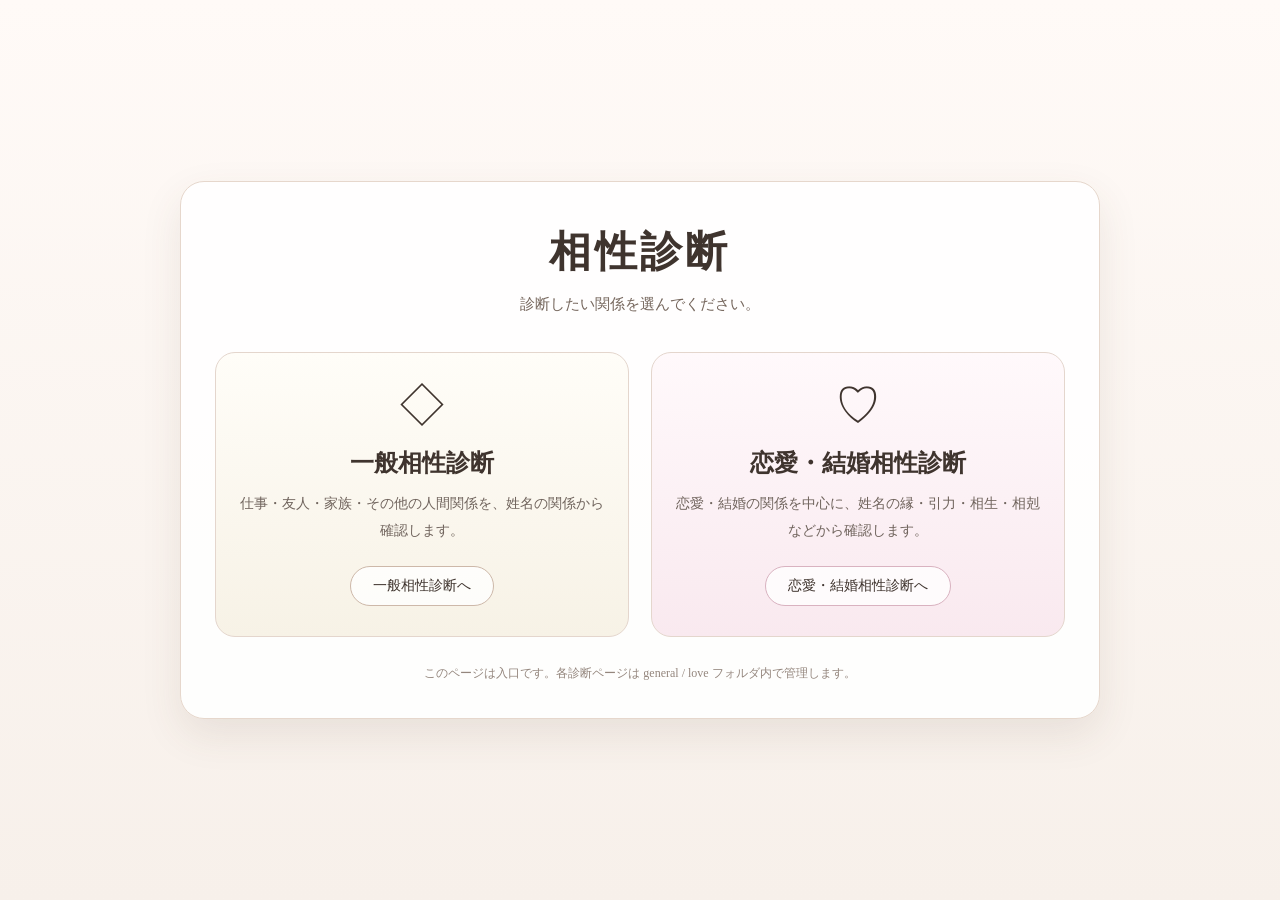
<file: compa/index.html>
<!doctype html>
<html lang="ja">
<head>
<meta charset="utf-8">
<meta name="viewport" content="width=device-width,initial-scale=1">
<title>相性診断</title>
<style>
  *{box-sizing:border-box}
  body{
    margin:0;
    min-height:100vh;
    font-family:"Yu Mincho","Hiragino Mincho ProN","Noto Serif JP",serif;
    color:#3f342e;
    background:linear-gradient(180deg,#fffaf7 0%,#f7f0ea 100%);
    display:flex;
    align-items:center;
    justify-content:center;
    padding:32px 18px;
  }
  .wrap{
    width:min(920px,100%);
    background:rgba(255,255,255,.9);
    border:1px solid #e6d7cc;
    border-radius:24px;
    box-shadow:0 16px 40px rgba(91,65,49,.10);
    padding:42px 34px 36px;
  }
  h1{
    margin:0 0 10px;
    text-align:center;
    font-size:clamp(28px,4vw,42px);
    font-weight:600;
    letter-spacing:.08em;
  }
  .lead{
    margin:0 0 34px;
    text-align:center;
    color:#75665c;
    font-size:15px;
    line-height:1.9;
  }
  .choices{
    display:grid;
    grid-template-columns:repeat(2,minmax(0,1fr));
    gap:22px;
  }
  .card{
    display:block;
    text-decoration:none;
    color:inherit;
    border-radius:20px;
    padding:30px 24px;
    border:1px solid #e4d6cd;
    background:#fff;
    transition:.18s ease;
    min-height:240px;
  }
  .card:hover{
    transform:translateY(-3px);
    box-shadow:0 12px 26px rgba(79,55,43,.12);
  }
  .general{background:linear-gradient(180deg,#fffdf8 0%,#f7f2e6 100%)}
  .love{background:linear-gradient(180deg,#fff9fb 0%,#f9e9ef 100%)}
  .icon{font-size:46px;line-height:1;margin-bottom:18px;text-align:center}
  .title{text-align:center;font-size:24px;font-weight:700;margin-bottom:12px}
  .desc{text-align:center;font-size:14px;line-height:1.9;color:#70645d}
  .btn{
    margin:22px auto 0;
    width:max-content;
    padding:10px 22px;
    border-radius:999px;
    border:1px solid #cdb8a9;
    background:rgba(255,255,255,.8);
    font-size:14px;
  }
  .love .btn{border-color:#d9b2c0}
  .note{
    margin-top:28px;
    text-align:center;
    font-size:12px;
    color:#94867d;
  }
  @media(max-width:700px){
    .wrap{padding:30px 18px 26px}
    .choices{grid-template-columns:1fr}
    .card{min-height:0}
  }
</style>
</head>
<body>
  <main class="wrap">
    <h1>相性診断</h1>
    <p class="lead">診断したい関係を選んでください。</p>

    <div class="choices">
      <a class="card general" href="./general/">
        <div class="icon">◇</div>
        <div class="title">一般相性診断</div>
        <div class="desc">仕事・友人・家族・その他の人間関係を、姓名の関係から確認します。</div>
        <div class="btn">一般相性診断へ</div>
      </a>

      <a class="card love" href="./love/">
        <div class="icon">♡</div>
        <div class="title">恋愛・結婚相性診断</div>
        <div class="desc">恋愛・結婚の関係を中心に、姓名の縁・引力・相生・相剋などから確認します。</div>
        <div class="btn">恋愛・結婚相性診断へ</div>
      </a>
    </div>

    <div class="note">このページは入口です。各診断ページは general / love フォルダ内で管理します。</div>
  </main>
</body>
</html>
</file>
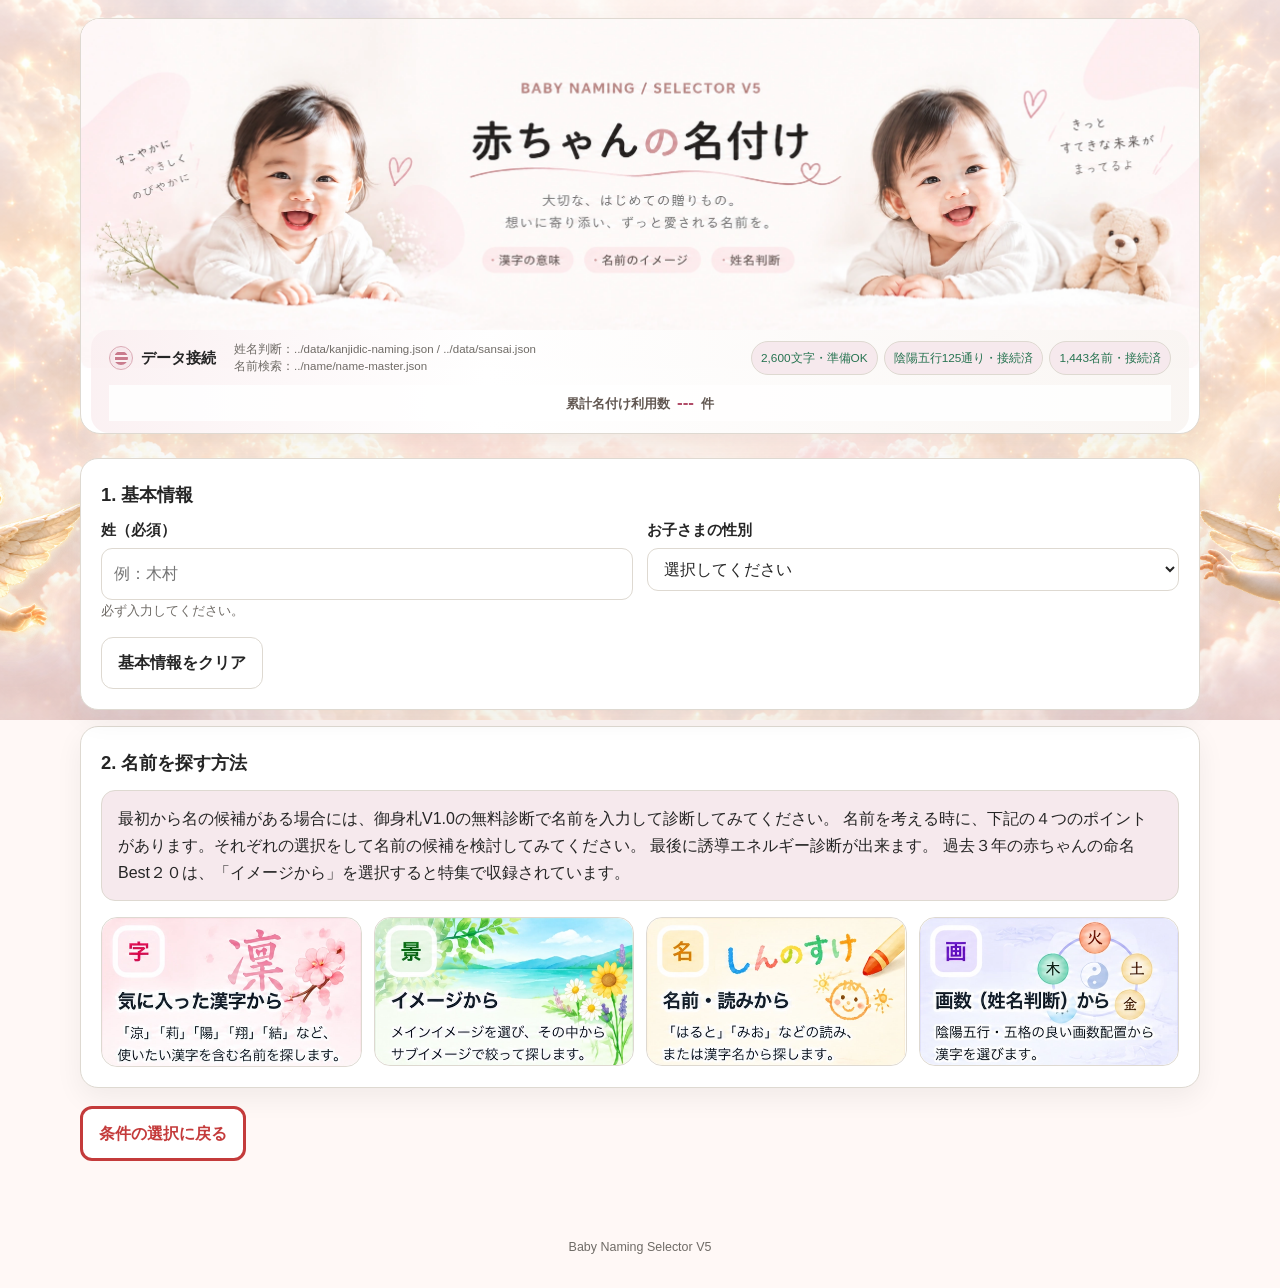
<file: naming/baby/index.html>
<!doctype html>
<html lang="ja">
<head>
<meta charset="utf-8">
<meta name="viewport" content="width=device-width,initial-scale=1">
<title>赤ちゃんの名付け｜名前を探す</title>
<link rel="stylesheet" href="../shared/style.css">
<link rel="stylesheet" href="../shared/pattern-keywords.css?v=20261128-keywords1">
<link rel="stylesheet" href="../shared/selector-v4.css">

<style>
body[data-product="BABY"]{
  background:#fff8f6 url("./assets/baby-cloud-light-background.png") center top / 100% auto no-repeat fixed;
}
/* BABY 基本情報サイド天使 */
body[data-product="BABY"] .baby-basic-stage{
  position:relative;
  isolation:isolate;
  overflow:visible;
}
body[data-product="BABY"] .baby-basic-panel{
  position:relative;
  z-index:2;
}
body[data-product="BABY"] .baby-side-angel{
  position:absolute;
  z-index:1;
  top:50%;
  width:clamp(330px,34vw,480px);
  height:auto;
  transform:translateY(-50%);
  pointer-events:none;
  user-select:none;
  filter:drop-shadow(0 12px 20px rgba(180,145,95,.16));
}
body[data-product="BABY"] .baby-side-angel-left{
  left:calc(-1 * clamp(360px,33vw,470px));
}
body[data-product="BABY"] .baby-side-angel-right{
  right:calc(-1 * clamp(360px,33vw,470px));
}
@media(max-width:1180px){
  body[data-product="BABY"] .baby-side-angel{
    width:clamp(255px,25vw,330px);
    opacity:.76;
  }
  body[data-product="BABY"] .baby-side-angel-left{ left:-230px; }
  body[data-product="BABY"] .baby-side-angel-right{ right:-230px; }
}
@media(max-width:760px){
  body[data-product="BABY"] .baby-side-angel{ display:none; }
}

body[data-product="BABY"] #resetBtn{
  border-width:3px;
}
body[data-product="BABY"] #resetBtn{
  background:#fff;
  color:#c43b3b;
  border-color:#c43b3b;
}
body[data-product="BABY"] #resetBtn:hover{
  background:#fff;
  color:#c43b3b;
  opacity:1;
}
body[data-product="BABY"] #selectedNameResetBtn,
body[data-product="BABY"] #strokeSelectedNameResetBtn{
  background:#f4cf4f;
  color:#3b2b00;
  border-color:#d3ad26;
}
body[data-product="BABY"] #selectedNameResetBtn:hover,
body[data-product="BABY"] #strokeSelectedNameResetBtn:hover{
  background:#f4cf4f;
  color:#3b2b00;
  opacity:1;
}


/* 累計利用カウンター */
.naming-use-counter{
  grid-column:1 / -1;
  text-align:center;
  margin:0;
  padding:6px 10px;
  font-size:13px;
  font-weight:700;
  line-height:1.4;
  color:#625852;
  background:rgba(255,255,255,.86);
}
.naming-use-counter strong{
  margin:0 3px;
  font-size:17px;
  color:#b14c68;
}

</style>
</head>
<body data-product="BABY">
<header class="hero baby-title-hero">
  <div class="wrap">
    <div class="baby-title-frame">
      <picture class="baby-title-picture">
        <source media="(max-width: 600px)" srcset="./assets/baby-naming-title-mobile.webp">
        <img
          class="baby-title-image"
          src="./assets/baby-naming-title.webp"
          alt="赤ちゃんの名付け"
          width="2244"
          height="701"
        >
      </picture>
      <div class="baby-connection-strip" aria-label="データ接続状況">
        <div class="baby-connection-label">
          <span class="baby-db-icon" aria-hidden="true">●</span>
          <strong>データ接続</strong>
        </div>

        <div class="baby-connection-paths">
          <span>姓名判断：../data/kanjidic-naming.json / ../data/sansai.json</span>
          <span>名前検索：../name/name-master.json</span>
        </div>

        <div class="status-row baby-connection-status">
          <span id="dataStatus" class="status">漢字辞書 未読込</span>
          <span id="triadStatus" class="status">陰陽五行確認中</span>
          <span id="nameStatus" class="status">名前データ確認中</span>
        </div>

        <div id="loadError" class="notice bad hidden baby-connection-error"></div>
        <div class="naming-use-counter" aria-live="polite">累計名付け利用数 <strong id="babyNamingCounterValue">---</strong> 件</div>
      </div>
    </div>
  </div>
</header>

<main class="wrap">

  <div class="baby-basic-stage">
    <img class="baby-side-angel baby-side-angel-left" src="./assets/baby-angel-left.png" alt="" aria-hidden="true">
    <img class="baby-side-angel baby-side-angel-right" src="./assets/baby-angel-right.png" alt="" aria-hidden="true">

    <section class="panel baby-basic-panel">
      <h2>1. 基本情報</h2>
      <div class="grid2">
        <div>
          <label>姓（必須）</label>
          <input id="surname" type="text" placeholder="例：木村">
          <div class="hint">必ず入力してください。</div>
        </div>
        <div>
          <label>お子さまの性別</label>
          <select id="sex">
            <option value="" selected disabled>選択してください</option>
            <option value="male">男の子</option>
            <option value="female">女の子</option>
          </select>
        </div>
        <div id="femalePreference" class="hidden">
          <label>女性の社会的自立・活躍を積極的に重視</label>
          <div class="check">
            <label><input id="socialIndependence" type="checkbox"> 重視する</label>
          </div>
        </div>
      </div>
      <div class="actions">
        <button id="basicInfoClearBtn" type="button" class="btn secondary">基本情報をクリア</button>
      </div>
    </section>
  </div>

  <section class="panel" id="searchMethodPanel">
    <h2>2. 名前を探す方法</h2>
    <div class="selector-intro">
      最初から名の候補がある場合には、御身札V1.0の無料診断で名前を入力して診断してみてください。
      名前を考える時に、下記の４つのポイントがあります。それぞれの選択をして名前の候補を検討してみてください。
      最後に誘導エネルギー診断が出来ます。
      過去３年の赤ちゃんの命名Best２０は、「イメージから」を選択すると特集で収録されています。
    </div>

    <div class="search-method-grid search-method-image-grid">
      <button type="button" class="search-method-card search-method-image-card" data-search-mode="kanji" aria-label="気に入った漢字から">
        <img src="./assets/search-card-kanji.webp" alt="気に入った漢字から">
      </button>
      <button type="button" class="search-method-card search-method-image-card" data-search-mode="image" aria-label="イメージから">
        <img src="./assets/search-card-image.webp" alt="イメージから">
      </button>
      <button type="button" class="search-method-card search-method-image-card" data-search-mode="name" aria-label="名前・読みから">
        <img src="./assets/search-card-name.webp" alt="名前・読みから">
      </button>
      <button type="button" class="search-method-card search-method-image-card" data-search-mode="stroke" aria-label="画数（姓名判断）から">
        <img src="./assets/search-card-stroke.webp" alt="画数（姓名判断）から">
      </button>
    </div>

    <div id="searchModePanel" class="search-mode-panel hidden"></div>
  </section>

  <section id="nameCandidatePanel" class="panel hidden">
    <div class="panel-head">
      <h2>名前候補</h2>
      <span id="candidateSummary" class="small"></span>
    </div>
    <div id="activeSearchConditions" class="active-conditions"></div>
    <div class="candidate-reading-note">※表示以外の読みはお客様の任意です。</div>
    <div id="nameCandidateGrid" class="name-candidate-grid"></div>
  </section>

  <section id="nameDiagnosisPanel" class="panel hidden">
    <h2>選んだ名前を姓名判断で確認</h2>
    <div id="nameDiagnosisBox" class="final-preview"></div>
    <div class="actions">
      <button id="selectedNameResetBtn" type="button" class="btn">選択した名前をリセット</button>
      <button id="omifudaFromNameBtn" type="button" class="btn">御身札V1.0で誘導エネルギー診断</button>
    </div>
  </section>

  <section id="patternPanel" class="panel hidden">
    <h2>画数配置を選ぶ</h2>

    <div id="mobileSelectedPatternBar" class="notice hidden">
      <strong id="mobileSelectedPatternLabel"></strong>
      <div id="mobileSelectedPatternDetails" class="small"></div>
      <div class="actions">
        <button id="backToPatternListBtn" type="button" class="btn secondary">配置候補の選択に戻る</button>
      </div>
    </div>

    <div id="patternSummary" class="notice"></div>
    <div id="patternGrid" class="pattern-grid"></div>
  </section>

  <section id="selectorPanel" class="panel hidden">
    <h2>漢字を1文字ずつ選ぶ</h2>
    <div class="notice">
      選択中の画数配置：
      <strong id="selectedPatternText"></strong>
    </div>
    <div class="selector-note">
      漢字または読みで検索できます。候補は、名乗り読みが登録されている漢字を優先して表示します。
      音読み・訓読みしかない漢字も確認できます。
    </div>
    <div id="charSlots" class="char-slots"></div>
  </section>

  <section id="finalPanel" class="panel hidden">
    <h2>選択した名前を確認</h2>

    <div id="finalBox" class="final-preview">
      <div id="finalName" class="name"></div>
      <div id="finalYomi" class="yomi">読み未設定</div>

      <div class="grid2" style="margin-top:16px;text-align:left">
        <div>
          <label>名前全体の読み</label>
          <input id="finalReading" type="text" placeholder="例：はるき">
          <div class="hint">
            各漢字の読みをクリックすると仮入力します。最終的には自由に修正できます。
          </div>
        </div>
        <div>
          <label>選択漢字</label>
          <div id="finalSelectedChars" class="stroke-pills"></div>
        </div>
      </div>

      <div id="finalStats" class="final-grid"></div>
      <div id="finalTriad" style="margin-top:12px"></div>
    </div>

    <div class="notice warn">
      ここでは選ばれた漢字名の読みはお客様で決めてください。
    </div>
    <div class="actions">
      <button id="strokeSelectedNameResetBtn" type="button" class="btn">選択した名前をリセット</button>
      <button id="omifudaFromStrokeBtn" type="button" class="btn">御身札V1.0で誘導エネルギー診断</button>
    </div>
  </section>

  <div class="actions page-reset-actions">
    <button id="resetBtn" class="btn secondary">条件の選択に戻る</button>
  </div>
</main>

<div class="footer">Baby Naming Selector V5</div>

<script src="../shared/product-config.js"></script>
<script src="../shared/naming-engine.js?v=baby-20261127-outer1"></script>
<script src="../shared/pattern-keywords.js?v=20261128-keywords1"></script>
<script src="../shared/selector-v4.js?v=baby-20261128-keywords2"></script>
<script>
(function(){
  const cards=[...document.querySelectorAll('[data-search-mode]')];

  function isBabyMobile(){
    const vw=Math.min(
      window.innerWidth || 9999,
      document.documentElement.clientWidth || 9999,
      (window.screen && window.screen.width) || 9999
    );
    return vw <= 760;
  }

  function showAllSearchCards(){
    cards.forEach(card=>card.style.removeProperty('display'));
  }

  cards.forEach(card=>{
    card.addEventListener('click',function(){
      if(!isBabyMobile()) return;
      cards.forEach(other=>{
        if(other===card){
          other.style.removeProperty('display');
        }else{
          other.style.setProperty('display','none','important');
        }
      });
      requestAnimationFrame(()=>{
        card.scrollIntoView({behavior:'smooth',block:'start'});
      });
    });
  });

  window.addEventListener('resize',function(){
    if(!isBabyMobile()) showAllSearchCards();
  });

  function openOmifudaFromSelectedName(nameSourceId){
    const surname=(document.getElementById('surname')?.value || '').trim();
    const source=document.getElementById(nameSourceId);
    const fullName=(source?.querySelector('.name')?.textContent || '').trim();

    if(!surname){
      alert('先に姓を入力してください。');
      document.getElementById('surname')?.focus();
      return;
    }

    if(!fullName){
      alert('先に診断する名前を選択してください。');
      return;
    }

    const givenName=fullName.startsWith(surname)
      ? fullName.slice(surname.length).trim()
      : '';

    if(!givenName){
      alert('選択した名前を取得できませんでした。');
      return;
    }

    const url=new URL('/seimei/omifuda1/', window.location.origin);
    url.searchParams.set('sei', surname);
    url.searchParams.set('mei', givenName);
    url.searchParams.set('autostart', '1');

    // 名付け画面を残したまま、御身札を別タブで開く
    window.open(url.toString(), '_blank', 'noopener');
  }

  document.getElementById('omifudaFromNameBtn')?.addEventListener('click',function(){
    openOmifudaFromSelectedName('nameDiagnosisBox');
  });

  document.getElementById('omifudaFromStrokeBtn')?.addEventListener('click',function(){
    openOmifudaFromSelectedName('finalBox');
  });
})();
</script>

<script>
(function(){
  const COUNTER_KEY='biofesta-baby-naming-use-v1';
  const COUNTER_ID='babyNamingCounterValue';
  const COUNTER_BASE='https://countapi.mileshilliard.com/api/v1';
  function showCount(value){
    const el=document.getElementById(COUNTER_ID);
    if(!el) return;
    const n=Number(value);
    el.textContent=Number.isFinite(n)?n.toLocaleString('ja-JP'):'---';
  }
  async function loadCount(){
    try{
      const r=await fetch(`${COUNTER_BASE}/get/${encodeURIComponent(COUNTER_KEY)}`,{cache:'no-store'});
      if(!r.ok){ if(r.status===404){showCount(0);return;} throw new Error(String(r.status)); }
      const data=await r.json(); showCount(data.value);
    }catch(e){ showCount('---'); }
  }
  async function hitCount(){
    try{
      const r=await fetch(`${COUNTER_BASE}/hit/${encodeURIComponent(COUNTER_KEY)}`,{cache:'no-store'});
      if(!r.ok) return;
      const data=await r.json(); showCount(data.value);
    }catch(e){}
  }
  loadCount();

  // 名前候補からの確認・画数からの確認のどちらでも、
  // 最終確認画面が新たに表示された時だけ加算する。
  ['nameDiagnosisPanel','finalPanel'].forEach(id=>{
    const panel=document.getElementById(id);
    if(!panel) return;
    let wasVisible=!panel.classList.contains('hidden');
    new MutationObserver(()=>{
      const visible=!panel.classList.contains('hidden');
      if(visible && !wasVisible) hitCount();
      wasVisible=visible;
    }).observe(panel,{attributes:true,attributeFilter:['class']});
  });
})();
</script>

</body>
</html>
</file>
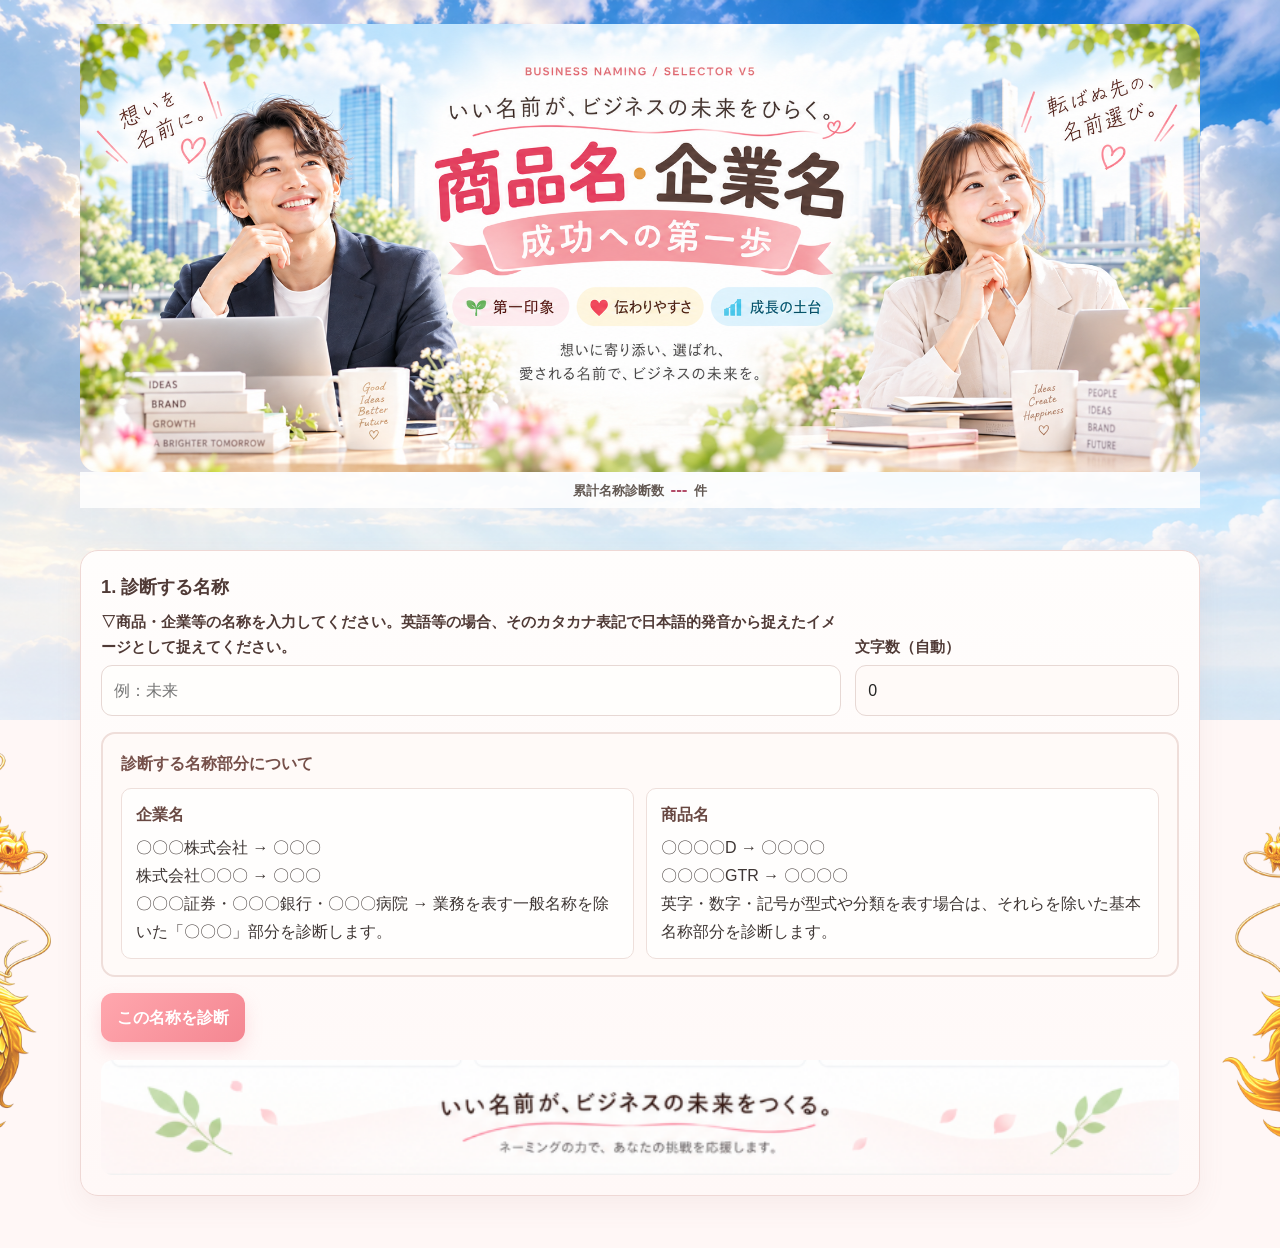
<file: naming/business/index.html>
<!doctype html>
<html lang="ja">
<head>
<meta charset="utf-8">
<meta name="viewport" content="width=device-width,initial-scale=1">
<title>企業名・商品名 総画診断</title>
<link rel="stylesheet" href="../shared/style.css">
<style>
:root{
  --business-navy:#294d66;
  --business-gold:#b99552;
  --business-line:#cbd4db;
  --business-blush:#fff8f7;
  --business-blush-line:#efd8d5;
  --business-coral:#f48691;
  --business-coral-light:#ffa7ae;
  --business-brown:#503a36;
}
body[data-product="BUSINESS"]{
  background:#fff7f6 url("./assets/business-sky-rainbow-bg.png") center top / 100% auto no-repeat fixed;
  color:#3f3735;
}
body[data-product="BUSINESS"] .business-hero{
  padding:24px 0 16px;
}
body[data-product="BUSINESS"] .business-header-image{
  display:block;
  width:100%;
  height:auto;
  border-radius:18px;
}
body[data-product="BUSINESS"] .business-title{
  border:1px solid #c5d0d8;
  border-radius:18px;
  padding:22px 24px;
  background:linear-gradient(135deg,#1f3548,#315d79);
  color:#fff;
}
body[data-product="BUSINESS"] .business-title h1{
  margin:0;
  font-size:clamp(1.55rem,3vw,2.15rem);
}
body[data-product="BUSINESS"] .business-title p{
  margin:8px 0 0;
  line-height:1.7;
  color:#e8eef2;
}

body[data-product="BUSINESS"] .business-input-panel{
  background:linear-gradient(180deg,#fffdfc 0%,var(--business-blush) 100%);
  border:1px solid var(--business-blush-line);
  box-shadow:0 10px 28px rgba(153,103,96,.08);
}
body[data-product="BUSINESS"] .business-input-panel h2,
body[data-product="BUSINESS"] .business-input-panel label{
  color:var(--business-brown);
}
body[data-product="BUSINESS"] .business-input-panel input{
  border-color:#e7d8d4;
  background:#fffefc;
}
body[data-product="BUSINESS"] .business-input-panel #nameLength{
  background:#fffaf8;
}
body[data-product="BUSINESS"] .business-grid{
  display:grid;
  grid-template-columns:minmax(280px,1.6fr) minmax(180px,.7fr);
  gap:14px;
  align-items:end;
}
body[data-product="BUSINESS"] .business-grid input{
  width:100%;
  box-sizing:border-box;
}
body[data-product="BUSINESS"] .business-guide{
  margin-top:16px;
  padding:16px 18px;
  border:2px solid #efdeda;
  border-radius:14px;
  background:#fffaf8;
  line-height:1.75;
}
body[data-product="BUSINESS"] .business-guide strong{
  color:#76504a;
}
body[data-product="BUSINESS"] .business-example-grid{
  display:grid;
  grid-template-columns:1fr 1fr;
  gap:12px;
  margin-top:10px;
}
body[data-product="BUSINESS"] .business-example{
  padding:12px 14px;
  border:1px solid #eedfdb;
  border-radius:10px;
  background:#fffefd;
}
body[data-product="BUSINESS"] .business-example b{
  display:block;
  margin-bottom:5px;
  color:#684842;
}
body[data-product="BUSINESS"] .business-actions{
  margin-top:16px;
}
body[data-product="BUSINESS"] .business-actions .btn{
  border-width:3px;
}
body[data-product="BUSINESS"] #diagnoseBtn{
  background:linear-gradient(135deg,var(--business-coral-light),var(--business-coral));
  border-color:#f48691;
  color:#fff;
  box-shadow:0 8px 18px rgba(244,134,145,.24);
}
body[data-product="BUSINESS"] #diagnoseBtn:not(:disabled):hover{
  filter:brightness(1.03);
}
body[data-product="BUSINESS"] .business-input-footer{
  display:block;
  width:100%;
  height:auto;
  margin-top:18px;
  border-radius:12px;
}
body[data-product="BUSINESS"] .business-error{
  margin-top:12px;
}
body[data-product="BUSINESS"] .business-result{
  text-align:center;
  padding:22px;
  border:2px solid var(--business-gold);
  border-radius:16px;
  background:#fff;
}
body[data-product="BUSINESS"] .result-name{
  font-size:clamp(2rem,6vw,3rem);
  font-weight:900;
  letter-spacing:.08em;
  color:#20394d;
}
body[data-product="BUSINESS"] .result-pills{
  display:flex;
  gap:8px;
  flex-wrap:wrap;
  justify-content:center;
  margin-top:14px;
}
body[data-product="BUSINESS"] .result-pills .pill{
  padding:8px 12px;
  border:1px solid #ccd6dd;
  border-radius:999px;
  background:#f7f9fa;
  font-weight:700;
}
body[data-product="BUSINESS"] .total-result{
  display:grid;
  grid-template-columns:minmax(130px,.6fr) minmax(130px,.6fr) minmax(260px,1.8fr);
  gap:12px;
  margin-top:18px;
  text-align:left;
}
body[data-product="BUSINESS"] .total-card{
  border:1px solid #d2dce2;
  border-radius:12px;
  padding:14px;
  background:#f8fafb;
}
body[data-product="BUSINESS"] .total-card .cap{
  font-size:.78rem;
  color:#70808a;
  font-weight:700;
}
body[data-product="BUSINESS"] .total-card:nth-child(1),
body[data-product="BUSINESS"] .total-card:nth-child(2){
  text-align:center;
}
body[data-product="BUSINESS"] .total-number{
  margin-top:4px;
  font-size:1.7rem;
  font-weight:900;
  color:#20394d;
}
body[data-product="BUSINESS"] .rating-mark{
  margin-top:4px;
  font-size:2rem;
  font-weight:900;
}
body[data-product="BUSINESS"] .feature-keywords{
  margin-top:6px;
  font-size:1.05rem;
  line-height:1.5;
  font-weight:900;
  color:#684842;
}
body[data-product="BUSINESS"] .feature-text{
  margin-top:5px;
  line-height:1.75;
  font-weight:600;
}

body[data-product="BUSINESS"] .business-input-stage{
  position:relative;
  overflow:visible;
}
body[data-product="BUSINESS"] .business-dragon{
  position:absolute;
  z-index:0;
  top:auto;
  bottom:12px;
  width:clamp(290px,30vw,430px);
  height:auto;
  opacity:.82;
  pointer-events:none;
  user-select:none;
}
body[data-product="BUSINESS"] .business-dragon-left{
  left:0;
  transform:translateX(calc(-100% - 20px));
}
body[data-product="BUSINESS"] .business-dragon-right{
  right:0;
  transform:translateX(calc(100% + 20px));
}
body[data-product="BUSINESS"] .business-input-panel > :not(.business-dragon){
  position:relative;
  z-index:1;
}
@media(max-width:1100px){
  body[data-product="BUSINESS"] .business-dragon{
    width:clamp(220px,24vw,330px);
    opacity:.82;
  }
}
@media(max-width:820px){
  body[data-product="BUSINESS"] .business-dragon{ display:none; }
}

@media(max-width:760px){
  body[data-product="BUSINESS"] .business-grid,
  body[data-product="BUSINESS"] .business-example-grid,
  body[data-product="BUSINESS"] .total-result{
    grid-template-columns:1fr;
  }
  body[data-product="BUSINESS"] .business-actions .btn{
    width:100%;
    min-height:46px;
  }
  body[data-product="BUSINESS"] .business-result{
    padding:16px 12px;
  }
}
/* 累計利用カウンター */
.naming-use-counter{
  grid-column:1 / -1;
  text-align:center;
  margin:0;
  padding:6px 10px;
  font-size:13px;
  font-weight:700;
  line-height:1.4;
  color:#625852;
  background:rgba(255,255,255,.86);
}
.naming-use-counter strong{
  margin:0 3px;
  font-size:17px;
  color:#b14c68;
}

</style>
</head>
<body data-product="BUSINESS">

<header class="business-hero">
  <div class="wrap">
    <img class="business-header-image" src="./assets/business-header.png" alt="商品名・企業名　成功への第一歩">
    <div class="naming-use-counter" aria-live="polite">累計名称診断数 <strong id="businessNamingCounterValue">---</strong> 件</div>
  </div>
</header>

<main class="wrap">
  <section class="panel business-input-panel business-input-stage">
    <img class="business-dragon business-dragon-left" src="./assets/business-dragon-left.png" alt="" aria-hidden="true">
    <img class="business-dragon business-dragon-right" src="./assets/business-dragon-right.png" alt="" aria-hidden="true">
    <h2>1. 診断する名称</h2>

    <div class="business-grid">
      <div>
        <label>▽商品・企業等の名称を入力してください。英語等の場合、そのカタカナ表記で日本語的発音から捉えたイメージとして捉えてください。</label>
        <input id="businessName" type="text" autocomplete="off" placeholder="例：未来">
      </div>

      <div>
        <label>文字数（自動）</label>
        <input id="nameLength" type="text" value="0" readonly aria-readonly="true">
      </div>
    </div>

    <div class="business-guide">
      <strong>診断する名称部分について</strong>
      <div class="business-example-grid">
        <div class="business-example">
          <b>企業名</b>
          〇〇〇株式会社 → 〇〇〇<br>
          株式会社〇〇〇 → 〇〇〇<br>
          〇〇〇証券・〇〇〇銀行・〇〇〇病院 → 業務を表す一般名称を除いた「〇〇〇」部分を診断します。
        </div>
        <div class="business-example">
          <b>商品名</b>
          〇〇〇〇D → 〇〇〇〇<br>
          〇〇〇〇GTR → 〇〇〇〇<br>
          英字・数字・記号が型式や分類を表す場合は、それらを除いた基本名称部分を診断します。
        </div>
      </div>
    </div>

    <div class="business-actions">
      <button id="diagnoseBtn" class="btn" type="button" disabled>この名称を診断</button>
    </div>

    <div id="inputMessage" class="notice warn hidden business-error"></div>

    <img class="business-input-footer" src="./assets/business-input-footer.png" alt="いい名前が、ビジネスの未来をつくる。">
  </section>

  <section id="resultPanel" class="panel hidden">
    <h2>2. 診断結果</h2>
    <div class="business-result">
      <div id="resultName" class="result-name"></div>
      <div id="charBreakdown" class="result-pills"></div>

      <div class="total-result">
        <div class="total-card">
          <div class="cap">画数</div>
          <div id="totalNumber" class="total-number"></div>
        </div>

        <div class="total-card">
          <div class="cap">評価記号</div>
          <div id="ratingMark" class="rating-mark"></div>
        </div>

        <div class="total-card">
          <div class="cap">特徴</div>
          <div id="featureKeywords" class="feature-keywords" hidden></div>
          <div id="featureText" class="feature-text"></div>
        </div>
      </div>
    </div>
  </section>
</main>

<script src="../shared/naming-engine.js"></script>
<script src="./business.js?v=business-20260912-03"></script>
<script>
/* 画数別キーワード見出し：既存診断処理には触れず、結果の画数表示だけを参照 */
const BUSINESS_DIAGNOSIS_KEYWORDS = {
  1:"創始・独立・発展",
  2:"分離・迷い・不安定",
  3:"才知・明朗・人気",
  4:"不安定・挫折・崩れ",
  5:"調和・安定・信用",
  6:"人望・援助・発展",
  7:"独立・決断・突破",
  8:"勤勉・忍耐・堅実",
  9:"才能・浮沈・不安定",
  10:"空転・中断・停滞",
  11:"成長・再生・縁",
  12:"繊細・発想・孤立",
  13:"才知・人気・発展",
  14:"変動・離散・不安定",
  15:"人徳・信用・協力",
  16:"統率・人望・成功",
  17:"意志・行動力・決断",
  18:"意志・実行力・粘り",
  19:"才能・洞察・障害",
  20:"停滞・迷走・不安定",
  21:"自立・統率・発展",
  22:"意欲・中断・不安定",
  23:"勢い・発展・成功",
  24:"蓄財・繁栄・信用",
  25:"才知・個性・専門性",
  26:"波乱万丈・衝突・不安定",
  27:"自我・批判・摩擦",
  28:"変動・別離・挑戦",
  29:"知略・行動力・野心",
  30:"浮沈・変動・不安定",
  31:"判断力・社交性・円満",
  32:"好機・援助・柔軟",
  33:"発展・統率・勢い",
  34:"破綻・損失・危機",
  35:"温和・調整・信用",
  36:"義理・責任・負担",
  37:"誠実・信念・信用",
  38:"芸術性・技術・専門性",
  39:"富貴・栄達・発展",
  40:"浮沈・失速・不安定",
  41:"徳望・才能・名声",
  42:"多才・分散・迷い",
  43:"華やか・散財・信用低下",
  44:"破綻・廃絶・危機",
  45:"判断力・順調・信用",
  46:"盛衰・失速・継続力",
  47:"努力・開花・幸運",
  48:"知恵・分析・専門性",
  49:"変動・吉凶混在・不安定",
  50:"盛衰・変動・慎重",
  51:"順調・停滞・波",
  52:"先見性・計画・好機",
  53:"外順内難・課題・改善",
  54:"災禍・損失・危機",
  55:"外華内苦・負担・実質重視",
  56:"意欲低下・計画倒れ・停滞",
  57:"晩成・努力・信用",
  58:"晩成・経験・安定",
  59:"損失・失意・停滞",
  60:"混乱・迷走・停滞",
  61:"自立・繁栄・名声",
  62:"孤立・信用低下・協力不足",
  63:"順調・繁栄・安定",
  64:"損失・破綻・危機",
  65:"繁栄・安定・長期継続",
  66:"信用低下・苦悩・再建",
  67:"自主独立・実業・成功",
  68:"創意工夫・改良・技術",
  69:"停滞・衰退・再建",
  70:"空転・暗転・危機",
  71:"進取・迷い・堅実",
  72:"外好内弱・ギャップ・点検",
  73:"堅実・安定・継続",
  74:"徒労・停滞・集中",
  75:"守成・安定・堅実",
  76:"対立・離散・不和",
  77:"中庸・変動・調整",
  78:"前半発展・後半失速・備え",
  79:"不遇・批判・信用回復",
  80:"停滞・衰退・整理",
  81:"創始・発展・大成"
};

function updateBusinessDiagnosisKeywords(){
  const numberEl=document.getElementById("totalNumber");
  const keywordEl=document.getElementById("featureKeywords");
  if(!numberEl || !keywordEl) return;
  const m=String(numberEl.textContent||"").match(/\d+/);
  const key=m ? Number(m[0]) : 0;
  const text=BUSINESS_DIAGNOSIS_KEYWORDS[key] || "";
  keywordEl.textContent=text;
  keywordEl.hidden=!text;
}

const businessTotalNumberEl=document.getElementById("totalNumber");
if(businessTotalNumberEl){
  new MutationObserver(updateBusinessDiagnosisKeywords).observe(
    businessTotalNumberEl,
    {childList:true,subtree:true,characterData:true}
  );
  updateBusinessDiagnosisKeywords();
}
</script>

<script>
(function(){
const COUNTER_KEY='biofesta-business-name-diagnosis-v1';
const COUNTER_ID='businessNamingCounterValue';
const COUNTER_BASE='https://countapi.mileshilliard.com/api/v1';
function showCount(value){
  const el=document.getElementById(COUNTER_ID);
  if(!el) return;
  const n=Number(value);
  el.textContent=Number.isFinite(n)?n.toLocaleString('ja-JP'):'---';
}
async function loadCount(){
  try{
    const r=await fetch(`${COUNTER_BASE}/get/${encodeURIComponent(COUNTER_KEY)}`,{cache:'no-store'});
    if(!r.ok){ if(r.status===404){showCount(0);return;} throw new Error(String(r.status)); }
    const data=await r.json(); showCount(data.value);
  }catch(e){ showCount('---'); }
}
async function hitCount(){
  try{
    const r=await fetch(`${COUNTER_BASE}/hit/${encodeURIComponent(COUNTER_KEY)}`,{cache:'no-store'});
    if(!r.ok) return;
    const data=await r.json(); showCount(data.value);
  }catch(e){}
}
loadCount();
const btn=document.getElementById('diagnoseBtn');
const total=document.getElementById('totalNumber');
const panel=document.getElementById('resultPanel');
if(btn && total && panel){
  let pending=false;
  btn.addEventListener('click',()=>{pending=true;});
  function fireIfReady(){
    if(pending && !panel.classList.contains('hidden') && total.textContent.trim()){
      pending=false; hitCount();
    }
  }
  new MutationObserver(fireIfReady).observe(total,{childList:true,subtree:true,characterData:true});
  new MutationObserver(fireIfReady).observe(panel,{attributes:true,attributeFilter:['class']});
}
})();
</script>
</body>
</html>
</file>
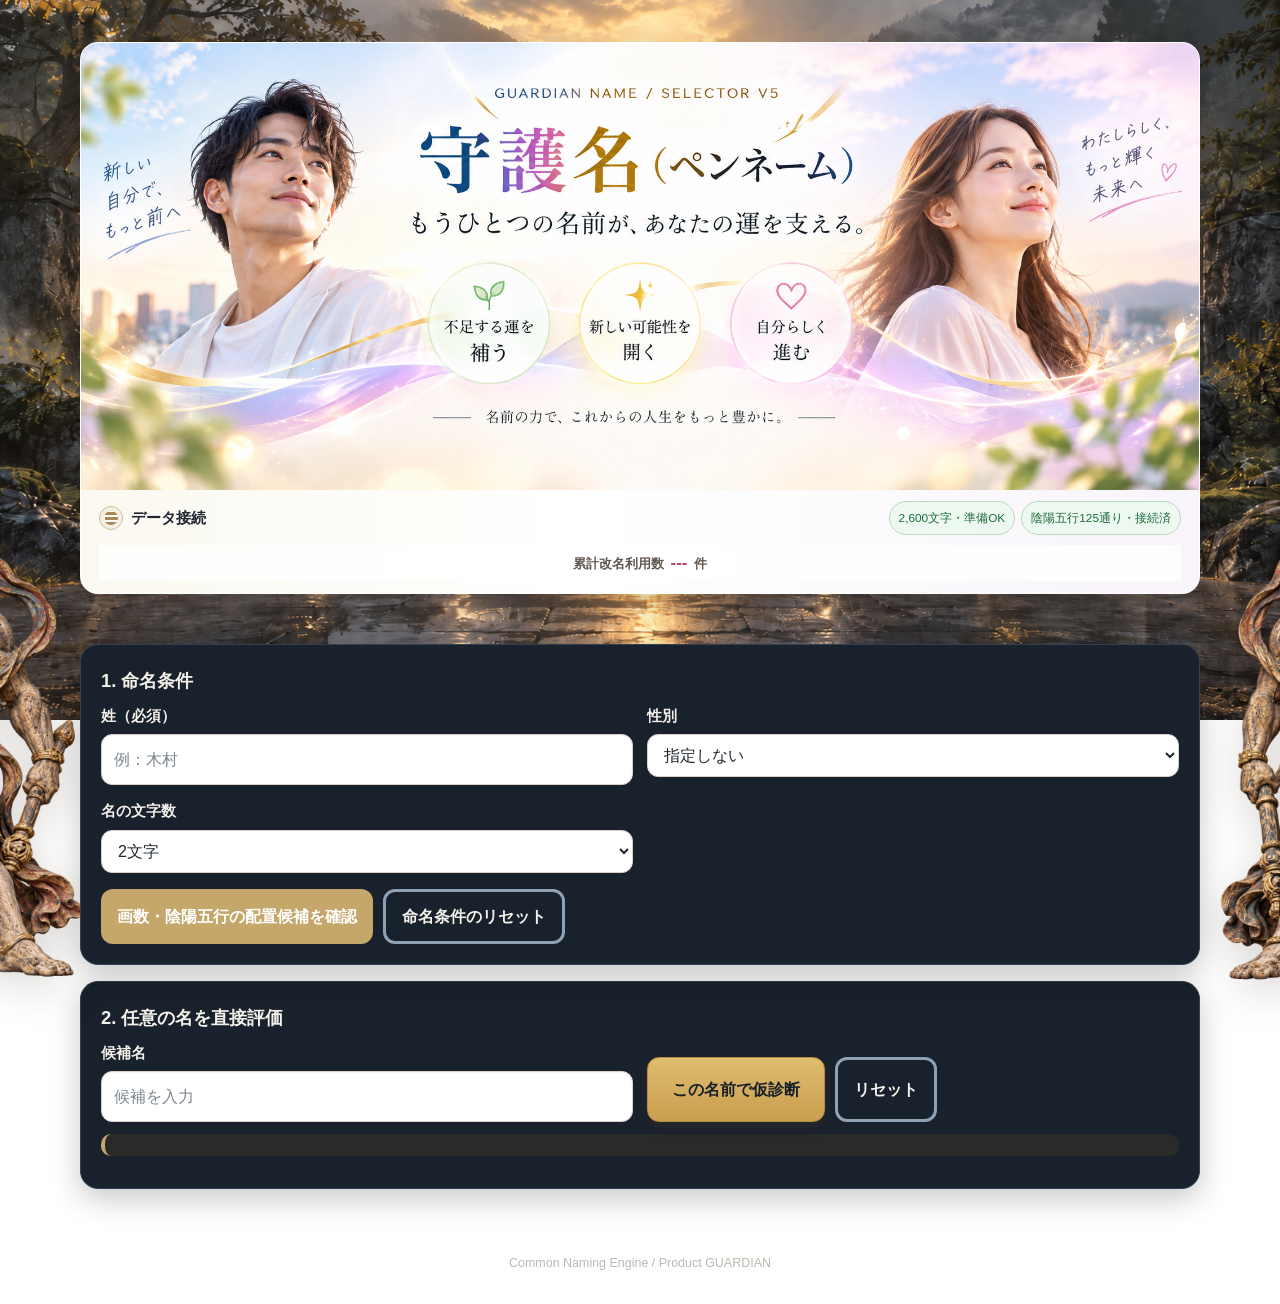
<file: naming/guardian/index.html>
<!doctype html>
<html lang="ja">
<head>
<meta charset="utf-8">
<meta name="viewport" content="width=device-width,initial-scale=1">
<link rel="stylesheet" href="../shared/style.css">
<link rel="stylesheet" href="../shared/pattern-keywords.css?v=20261128-keywords1">
<title>命名</title>
<style>

body[data-product="GUARDIAN"]{
  background:url("./assets/guardian-page-background.png") center top / 100% auto no-repeat fixed;
}
body[data-product="GUARDIAN"] .guardian-title-frame{
  overflow:hidden;
  border:1px solid rgba(255,255,255,.16);
  border-radius:18px;
  background:#fff;
  box-shadow:0 10px 28px rgba(0,0,0,.18);
}
body[data-product="GUARDIAN"] .guardian-header-image{
  display:block;
  width:100%;
  max-width:100%;
  height:auto;
  border-radius:0;
}
body[data-product="GUARDIAN"] .guardian-connection-strip{
  display:grid;
  grid-template-columns:auto minmax(0,1fr);
  align-items:center;
  gap:10px 18px;
  padding:11px 18px 12px;
  color:#202631;
  background:linear-gradient(90deg,rgba(250,248,239,.94),rgba(255,255,255,.98) 45%,rgba(248,244,250,.95));
}
body[data-product="GUARDIAN"] .guardian-connection-label{
  display:flex;
  align-items:center;
  gap:8px;
  white-space:nowrap;
  color:#202631;
  font-size:.96rem;
}
body[data-product="GUARDIAN"] .guardian-db-icon{
  width:24px;
  height:24px;
  display:grid;
  place-items:center;
  border-radius:50%;
  color:transparent;
  background:
    linear-gradient(#a88658,#a88658) center 5px/13px 3px no-repeat,
    linear-gradient(#a88658,#a88658) center 10px/13px 3px no-repeat,
    linear-gradient(#a88658,#a88658) center 15px/13px 3px no-repeat;
  border:1px solid #cfb993;
  box-shadow:inset 0 0 0 4px #f5efe5;
}
body[data-product="GUARDIAN"] .guardian-connection-status{
  display:flex;
  flex-wrap:nowrap;
  justify-content:flex-end;
  gap:6px;
  min-width:0;
}
body[data-product="GUARDIAN"] .guardian-connection-status .status{
  white-space:nowrap;
  padding:6px 9px;
  border-radius:999px;
  font-size:.74rem;
  background:#ffffff;
  color:#3c352e;
  border:1px solid #d8cec2;
}
body[data-product="GUARDIAN"] .guardian-connection-status .status.ok{
  background:#edf8f0;
  color:#1d6b3a;
  border-color:#b7d8c0;
}
body[data-product="GUARDIAN"] .guardian-connection-status .status.warn{
  background:#fff6e5;
  color:#9a6200;
  border-color:#e4c98f;
}
body[data-product="GUARDIAN"] .guardian-connection-status .status.bad{
  background:#fff0f0;
  color:#a83a3a;
  border-color:#e1b3b3;
}
body[data-product="GUARDIAN"] .guardian-connection-error{
  grid-column:1 / -1;
  margin-top:2px;
}
body[data-product="GUARDIAN"] header.hero #eyebrow,
body[data-product="GUARDIAN"] header.hero #pageTitle,
body[data-product="GUARDIAN"] header.hero #pageLead,
body[data-product="GUARDIAN"] header.hero #productCode{
  display:none;
}
@media(max-width:600px){
  body[data-product="GUARDIAN"] .guardian-connection-strip{
    grid-template-columns:1fr;
    gap:8px;
    padding:10px 12px 11px;
  }
  body[data-product="GUARDIAN"] .guardian-connection-status{
    justify-content:flex-start;
    flex-wrap:wrap;
  }
}

/* ==========================================================
   GUARDIAN input guardians — 阿形・吽形
   入力パネルの左右に守護するように配置
========================================================== */
body[data-product="GUARDIAN"] .guardian-entry-stage{
  position:relative;
  isolation:isolate;
  overflow:visible;
}
body[data-product="GUARDIAN"] .guardian-entry-panel{
  position:relative;
  z-index:2;
}
body[data-product="GUARDIAN"] .guardian-figure{
  position:absolute;
  z-index:1;
  bottom:-22px;
  width:clamp(300px,31vw,440px);
  height:auto;
  opacity:1;
  pointer-events:none;
  user-select:none;
  filter:drop-shadow(0 12px 20px rgba(60,42,28,.18));
}
body[data-product="GUARDIAN"] .guardian-figure-agyo{
  left:calc(-1 * clamp(275px,27vw,405px));
}
body[data-product="GUARDIAN"] .guardian-figure-ungyo{
  right:calc(-1 * clamp(275px,27vw,405px));
}
@media(max-width:1180px){
  body[data-product="GUARDIAN"] .guardian-figure{
    width:clamp(235px,25vw,340px);
    opacity:1;
  }
  body[data-product="GUARDIAN"] .guardian-figure-agyo{
    left:-220px;
  }
  body[data-product="GUARDIAN"] .guardian-figure-ungyo{
    right:-220px;
  }
}
@media(max-width:760px){
  body[data-product="GUARDIAN"] .guardian-figure{
    display:none;
  }
}


/* ==========================================================
   GUARDIAN form visibility
   入力欄を白くし、仮診断ボタンを明確に表示
========================================================== */
body[data-product="GUARDIAN"] input[type="text"]{
  background:#ffffff;
  color:#1f2832;
  border-color:#d9d1c7;
  box-shadow:inset 0 1px 2px rgba(40,32,24,.05);
}
body[data-product="GUARDIAN"] input[type="text"]::placeholder{
  color:#7e8790;
  opacity:1;
}
body[data-product="GUARDIAN"] #evaluateBtn{
  min-height:48px;
  padding:0 24px;
  border:1px solid #b88b3e;
  border-radius:12px;
  background:linear-gradient(180deg,#e0bd70,#c99d4e);
  color:#17202a;
  font-weight:800;
  box-shadow:0 5px 12px rgba(92,68,27,.22);
}
body[data-product="GUARDIAN"] #evaluateBtn:not(:disabled):hover{
  transform:translateY(-1px);
  box-shadow:0 7px 16px rgba(92,68,27,.28);
}
body[data-product="GUARDIAN"] #evaluateBtn:disabled{
  opacity:.48;
}


body[data-product="GUARDIAN"] select{
  background:#ffffff;
  color:#1f2832;
  border-color:#d9d1c7;
}


/* ==========================================================
   GUARDIAN selected pattern / mobile return
========================================================== */
body[data-product="GUARDIAN"] .guardian-pattern-rank{
  display:inline-block;
  margin-bottom:8px;
  padding:4px 10px;
  border-radius:999px;
  background:#d4ad60;
  color:#17202a;
  font-size:.82rem;
  font-weight:800;
}
body[data-product="GUARDIAN"] .guardian-selected-pattern{
  position:sticky;
  top:8px;
  z-index:8;
  display:flex;
  align-items:center;
  justify-content:space-between;
  gap:14px;
  margin:10px 0 16px;
  padding:12px 14px;
  border:1px solid #caa75d;
  border-radius:12px;
  background:rgba(27,36,46,.97);
  box-shadow:0 7px 18px rgba(0,0,0,.18);
}
body[data-product="GUARDIAN"] .guardian-selected-pattern.hidden{
  display:none;
}
body[data-product="GUARDIAN"] .guardian-selected-pattern-text{
  min-width:0;
  display:flex;
  flex-direction:column;
  gap:4px;
}
body[data-product="GUARDIAN"] #selectedPatternLabel{
  color:#f0cf82;
  font-size:1rem;
}
body[data-product="GUARDIAN"] #selectedPatternDetails{
  color:#f4f4f4;
  font-size:.82rem;
  line-height:1.5;
}
body[data-product="GUARDIAN"] #backToPatternsBtn{
  flex:0 0 auto;
  min-height:42px;
  border-color:#caa75d;
  color:#fff;
}
@media(max-width:600px){
  body[data-product="GUARDIAN"] .guardian-selected-pattern{
    top:6px;
    align-items:stretch;
    flex-direction:column;
    gap:9px;
    padding:10px 11px;
  }
  body[data-product="GUARDIAN"] #backToPatternsBtn{
    width:100%;
  }
}


/* ==========================================================
   GUARDIAN baby-style stroke selection flow
========================================================== */
body[data-product="GUARDIAN"] .guardian-char-selector{
  margin-top:18px;
}
body[data-product="GUARDIAN"] .guardian-char-selector.hidden{
  display:none;
}
body[data-product="GUARDIAN"] .guardian-selector-guide{
  margin:10px 0 14px;
}
body[data-product="GUARDIAN"] .guardian-char-slots{
  display:grid;
  gap:14px;
}
body[data-product="GUARDIAN"] .guardian-char-slot{
  min-width:0;
  padding:14px;
  border:1px solid #344253;
  border-radius:14px;
  background:#141f2b;
}
body[data-product="GUARDIAN"] .guardian-char-tools{
  display:flex;
  align-items:center;
  gap:10px;
  margin:10px 0;
}
body[data-product="GUARDIAN"] .guardian-char-tools input{
  flex:0 1 320px;
  width:320px;
  max-width:calc(100% - 92px);
  min-width:0;
  height:42px;
  min-height:42px;
  padding:8px 12px;
  box-sizing:border-box;
}
body[data-product="GUARDIAN"] .guardian-char-tools .btn{
  flex:0 0 82px;
  width:82px;
  min-width:82px;
  height:42px;
  min-height:42px;
  padding:0 10px;
  white-space:nowrap;
  border:3px solid #8fa1b5;
  box-sizing:border-box;
}
body[data-product="GUARDIAN"] .guardian-char-list{
  display:flex;
  flex-wrap:wrap;
  gap:7px;
  max-height:220px;
  overflow:auto;
  margin:10px 0;
  padding:10px;
  border-radius:10px;
  background:rgba(255,255,255,.035);
}
body[data-product="GUARDIAN"] .guardian-char-btn{
  min-width:42px;
  min-height:42px;
  padding:5px 8px;
  border:1px solid #536174;
  border-radius:9px;
  background:#fff;
  color:#202833;
  font-size:1.14rem;
  font-weight:700;
  cursor:pointer;
}
body[data-product="GUARDIAN"] .guardian-char-btn.selected{
  outline:3px solid #d4ad60;
  border-color:#d4ad60;
}
body[data-product="GUARDIAN"] .guardian-selected-char{
  margin-top:10px;
  padding:11px;
  border:1px solid #435064;
  border-radius:10px;
  background:#192431;
}
body[data-product="GUARDIAN"] .guardian-selected-char-main{
  display:flex;
  gap:12px;
  align-items:center;
}
body[data-product="GUARDIAN"] .guardian-selected-char-glyph{
  font-size:2.1rem;
  font-weight:800;
  color:#f0cf82;
}
body[data-product="GUARDIAN"] .guardian-reading-group{
  margin-top:10px;
}
body[data-product="GUARDIAN"] .guardian-reading-label{
  margin-bottom:5px;
  color:#d8dde5;
  font-size:.78rem;
  font-weight:700;
}
body[data-product="GUARDIAN"] .guardian-reading-pills{
  display:flex;
  flex-wrap:wrap;
  gap:6px;
}
body[data-product="GUARDIAN"] .guardian-reading-pill{
  padding:5px 9px;
  border:1px solid #536174;
  border-radius:999px;
  background:#25303b;
  color:#fff;
  cursor:pointer;
}
body[data-product="GUARDIAN"] .guardian-reading-pill.selected{
  border-color:#d4ad60;
  background:#d4ad60;
  color:#17202a;
}
body[data-product="GUARDIAN"] .guardian-name-candidate-head{
  display:flex;
  justify-content:space-between;
  gap:10px;
  align-items:flex-start;
}
body[data-product="GUARDIAN"] .guardian-name-candidate-reading{
  margin-top:5px;
  color:#cfd6df;
}
body[data-product="GUARDIAN"] .guardian-gender-badge{
  flex:0 0 auto;
  padding:3px 8px;
  border-radius:999px;
  border:1px solid #596678;
  font-size:.72rem;
  color:#f5f5f5;
}
@media(max-width:700px){
  body[data-product="GUARDIAN"] .guardian-char-slots{
    grid-template-columns:1fr !important;
  }
  body[data-product="GUARDIAN"] .guardian-char-list{
    max-height:180px;
  }
}


/* ==========================================================
   GUARDIAN final confirmation — BABY selector style
========================================================== */
body[data-product="GUARDIAN"] .guardian-final-panel{
  background:#17212d;
  color:#f6f3ec;
  border-color:#344253;
}
body[data-product="GUARDIAN"] .guardian-final-panel h2,
body[data-product="GUARDIAN"] .guardian-final-panel label{
  color:#f6f3ec;
}
body[data-product="GUARDIAN"] .guardian-final-preview{
  text-align:center;
  padding:18px;
  border:1px solid #c7a45b;
  border-radius:16px;
  background:#1d2936;
  color:#f6f3ec;
}
body[data-product="GUARDIAN"] .guardian-final-preview .name{
  font-size:2.4rem;
  font-weight:900;
  letter-spacing:.1em;
  color:#e7c576;
}
body[data-product="GUARDIAN"] .guardian-final-preview .yomi{
  margin-top:4px;
  color:#d5dbe3;
}
body[data-product="GUARDIAN"] .guardian-final-reading-grid{
  margin-top:16px;
  text-align:left;
}
body[data-product="GUARDIAN"] .guardian-final-preview input[type="text"]{
  background:#ffffff;
  color:#202631;
  border-color:#c7a45b;
}
body[data-product="GUARDIAN"] .guardian-final-preview .hint{
  color:#b9c1ca;
}
body[data-product="GUARDIAN"] .guardian-final-preview .stroke-pills{
  display:flex;
  flex-wrap:wrap;
  gap:7px;
}
body[data-product="GUARDIAN"] .guardian-final-preview .pill{
  background:#253240;
  color:#f6f3ec;
  border:1px solid #c7a45b;
}
body[data-product="GUARDIAN"] #finalSelectedChars{
  margin-left:120px;
  width:calc(100% - 120px);
}
body[data-product="GUARDIAN"] #finalSelectedChars .pill{
  min-height:46px;
  padding:10px 16px;
  display:inline-flex;
  align-items:center;
  justify-content:center;
  font-size:1rem;
  font-weight:700;
}
body[data-product="GUARDIAN"] .final-grid{
  display:grid;
  grid-template-columns:repeat(5,minmax(0,1fr));
  gap:8px;
  margin-top:14px;
}
body[data-product="GUARDIAN"] .final-stat{
  min-width:0;
  padding:10px 7px;
  border:1px solid #445264;
  border-radius:10px;
  background:#111b26;
  color:#f6f3ec;
}
body[data-product="GUARDIAN"] .final-stat .small{
  color:#b9c1ca;
}
body[data-product="GUARDIAN"] .final-stat b{
  display:block;
  margin:4px 0;
  font-size:1.1rem;
  color:#e7c576;
}
body[data-product="GUARDIAN"] .guardian-final-note{
  margin-top:12px;
  background:#25303b;
  color:#f1eee7;
  border-left-color:#c7a45b;
}
@media(max-width:600px){
  body[data-product="GUARDIAN"] #finalSelectedChars{
    margin-left:72px;
    width:calc(100% - 72px);
  }
  body[data-product="GUARDIAN"] .guardian-final-preview{
    padding:13px 10px;
    border-radius:13px;
  }
  body[data-product="GUARDIAN"] .guardian-final-preview .name{
    font-size:2rem;
    letter-spacing:.06em;
  }
  body[data-product="GUARDIAN"] .guardian-final-reading-grid{
    grid-template-columns:1fr;
  }
  body[data-product="GUARDIAN"] .final-grid{
    grid-template-columns:repeat(2,minmax(0,1fr));
    gap:7px;
    margin-top:11px;
  }
  body[data-product="GUARDIAN"] .final-stat{
    padding:7px 5px;
  }
  body[data-product="GUARDIAN"] .final-stat:last-child:nth-child(odd){
    grid-column:1 / -1;
  }
  body[data-product="GUARDIAN"] #finalTriad .stroke-pills{
    justify-content:center;
  }
}
@media(max-width:380px){
  body[data-product="GUARDIAN"] .guardian-final-preview .name{
    font-size:1.75rem;
  }
}


/* ==========================================================
   GUARDIAN reset buttons — border visibility
========================================================== */
body[data-product="GUARDIAN"] #patternResetBtn,
body[data-product="GUARDIAN"] #resetBtn,
body[data-product="GUARDIAN"] #directResetBtn{
  border:3px solid #8fa1b5;
}


/* ==========================================================
   GUARDIAN naming condition lock
========================================================== */
body[data-product="GUARDIAN"] .guardian-result-heading{
  display:flex;
  align-items:center;
  justify-content:space-between;
  gap:14px;
  margin-bottom:8px;
}
body[data-product="GUARDIAN"] .guardian-result-heading h2{
  margin:0;
}
body[data-product="GUARDIAN"] #productFields.guardian-conditions-locked{
  cursor:not-allowed;
}
body[data-product="GUARDIAN"] #productFields.guardian-conditions-locked input,
body[data-product="GUARDIAN"] #productFields.guardian-conditions-locked select{
  opacity:.72;
  pointer-events:none;
  cursor:not-allowed;
}
body[data-product="GUARDIAN"] #conditionLockNotice{
  margin-top:10px;
}
@media(max-width:600px){
  body[data-product="GUARDIAN"] .guardian-result-heading{
    align-items:stretch;
    flex-direction:column;
  }
  body[data-product="GUARDIAN"] .guardian-result-heading #patternResetBtn{
    width:100%;
  }
}


body[data-product="GUARDIAN"] #patterns [data-pattern]{
  border-width:3px;
}


/* ==========================================================
   GUARDIAN final actions — 選択名リセット / 御身札V1.0
========================================================== */
body[data-product="GUARDIAN"] .guardian-final-actions{
  margin-top:14px;
  display:flex;
  flex-wrap:wrap;
  gap:10px;
}

body[data-product="GUARDIAN"] #guardianSelectedNameResetBtn{
  background:#e0bd70;
  color:#17202a;
  border:1px solid #c99d4e;
  font-weight:800;
}

body[data-product="GUARDIAN"] #guardianOmifudaBtn{
  background:#a85f73;
  color:#fff;
  border:1px solid #945064;
  font-weight:800;
}

body[data-product="GUARDIAN"] #guardianSelectedNameResetBtn:hover,
body[data-product="GUARDIAN"] #guardianOmifudaBtn:hover{
  transform:translateY(-1px);
  opacity:1;
}

@media(max-width:600px){
  body[data-product="GUARDIAN"] .guardian-final-actions{
    display:grid;
    grid-template-columns:1fr;
  }
  body[data-product="GUARDIAN"] .guardian-final-actions .btn{
    width:100%;
  }
}


/* 累計利用カウンター */
.naming-use-counter{
  grid-column:1 / -1;
  text-align:center;
  margin:0;
  padding:6px 10px;
  font-size:13px;
  font-weight:700;
  line-height:1.4;
  color:#625852;
  background:rgba(255,255,255,.86);
}
.naming-use-counter strong{
  margin:0 3px;
  font-size:17px;
  color:#b14c68;
}

</style>
</head>
<body data-product="GUARDIAN">
<header class="hero">
  <div class="wrap">
    <div class="guardian-title-frame">
      <img
        class="guardian-header-image"
        src="./assets/guardian-header.png"
        alt="守護名（ペンネーム）"
      >
      <div class="guardian-connection-strip" aria-label="データ接続状況">
        <div class="guardian-connection-label">
          <span class="guardian-db-icon" aria-hidden="true">●</span>
          <strong>データ接続</strong>
        </div>
        <div class="guardian-connection-status">
          <span id="dataStatus" class="status">漢字辞書 未読込</span>
          <span id="triadStatus" class="status">陰陽五行確認中</span>
        </div>
        <div id="loadError" class="notice bad hidden guardian-connection-error"></div>
        <div class="naming-use-counter" aria-live="polite">累計改名利用数 <strong id="guardianNamingCounterValue">---</strong> 件</div>
      </div>
    </div>
    <div class="eyebrow" id="eyebrow"></div>
    <h1 id="pageTitle"></h1>
    <p class="lead" id="pageLead"></p>
    <span class="product-chip" id="productCode"></span>
  </div>
</header>

<main class="wrap">
  <div class="guardian-entry-stage">
    <img class="guardian-figure guardian-figure-agyo"
         src="./assets/guardian-agyo.png"
         alt=""
         aria-hidden="true">
    <section class="panel guardian-entry-panel">
      <h2>1. 命名条件</h2>
      <div id="productFields"></div>
      <div id="conditionLockNotice" class="notice warn hidden"></div>
      <div class="actions">
        <button id="generateBtn" class="btn" disabled>画数・陰陽五行の配置候補を確認</button>
        <button id="resetBtn" class="btn secondary">命名条件のリセット</button>
      </div>
    </section>
    <img class="guardian-figure guardian-figure-ungyo"
         src="./assets/guardian-ungyo.png"
         alt=""
         aria-hidden="true">
  </div>

  <section id="resultPanel" class="panel hidden">
    <div class="guardian-result-heading">
      <h2>画数配置を選ぶ</h2>
      <button id="patternResetBtn" class="btn secondary" type="button">配置候補クリア</button>
    </div>
    <div id="summary" class="notice"></div>
    <h3 id="patternHeading">画数配置</h3>
    <div id="patterns" class="patterns"></div>

    <div id="selectedPatternBar" class="guardian-selected-pattern hidden">
      <div class="guardian-selected-pattern-text">
        <strong id="selectedPatternLabel"></strong>
        <span id="selectedPatternDetails"></span>
      </div>
      <button id="backToPatternsBtn" class="btn secondary" type="button">配置候補の選択に戻る</button>
    </div>

    <h3 id="candidateHeading" class="hidden">登録済みの名前候補</h3>
    <div id="candidates" class="candidates hidden"></div>

    <div id="guardianCharSelector" class="guardian-char-selector hidden">
      <h3>漢字を1文字ずつ選ぶ</h3>
      <div class="notice">
        選択中の画数配置：
        <strong id="guardianSelectedPatternText"></strong>
      </div>
      <div class="small guardian-selector-guide">
        赤ちゃんの名付け「画数から」と同じ方式です。各文字位置で、その画数に該当する漢字を選んでください。
      </div>
      <div id="guardianCharSlots" class="guardian-char-slots"></div>
    </div>

    <div class="notice warn">
      登録済みの名前候補は、選択した性別と画数配置に一致する名前だけを表示します。
      登録候補に無い場合でも、下の漢字選択から自由に組み合わせられます。
    </div>
  </section>

  <section id="directEvalPanel" class="panel">
    <h2>2. 任意の名を直接評価</h2>
    <div class="grid2">
      <div><label>候補名</label><input id="directName" type="text" placeholder="候補を入力"></div>
      <div class="actions">
        <button id="evaluateBtn" class="btn secondary" disabled>この名前で仮診断</button>
        <button id="directResetBtn" class="btn secondary" type="button">リセット</button>
      </div>
    </div>
    <div id="directResult" class="notice"></div>
  </section>

  <section id="finalPanel" class="panel hidden guardian-final-panel">
    <h2>選択した名前を確認</h2>

    <div id="finalBox" class="final-preview guardian-final-preview">
      <div id="finalName" class="name"></div>
      <div id="finalYomi" class="yomi">読み未設定</div>

      <div class="grid2 guardian-final-reading-grid">
        <div>
          <label>名前全体の読み</label>
          <input id="finalReading" type="text" placeholder="例：はるき">
          <div class="hint">
            各漢字の読みをクリックすると仮入力します。最終的には自由に修正できます。
          </div>
        </div>
        <div>
          <label>選択漢字</label>
          <div id="finalSelectedChars" class="stroke-pills"></div>
        </div>
      </div>

      <div id="finalStats" class="final-grid"></div>
      <div id="finalTriad" style="margin-top:12px"></div>
    </div>

    <div class="notice warn guardian-final-note">
      ここでは選ばれた漢字名の読みはお客様で決めてください。
    </div>

    <div class="actions guardian-final-actions">
      <button id="guardianSelectedNameResetBtn" type="button" class="btn">選択した名前をリセット</button>
      <button id="guardianOmifudaBtn" type="button" class="btn">御身札V1.0で誘導エネルギー診断</button>
    </div>
  </section>
</main>

<div class="footer">Common Naming Engine / Product GUARDIAN</div>
<script>window.NAMING_PRODUCT="GUARDIAN";</script>
<script src="../shared/product-config.js"></script>
<script src="../shared/naming-engine.js?v=guardian-20261127-outer1"></script>
<script src="../shared/pattern-keywords.js?v=20261128-keywords1"></script>
<script src="../shared/app.js?v=guardian-20261128-keywords2"></script>

<script>
(function(){
  "use strict";

  function getGuardianSurname(){
    return (document.getElementById("surname")?.value || "").trim();
  }

  function getGuardianGivenName(){
    const surname=getGuardianSurname();
    const fullName=(document.getElementById("finalName")?.textContent || "").trim();

    if(!surname || !fullName) return "";

    return fullName.startsWith(surname)
      ? fullName.slice(surname.length).trim()
      : "";
  }

  document.getElementById("guardianSelectedNameResetBtn")?.addEventListener("click",function(){
    const finalPanel=document.getElementById("finalPanel");
    const finalReading=document.getElementById("finalReading");

    finalPanel?.classList.add("hidden");
    if(finalReading) finalReading.value="";

    /*
      命名条件や画数配置は残したまま、
      名前を選び直せる位置へ戻す。
    */
    const charSelector=document.getElementById("guardianCharSelector");
    const candidates=document.getElementById("candidates");
    const target=
      (charSelector && !charSelector.classList.contains("hidden")) ? charSelector :
      (candidates && !candidates.classList.contains("hidden")) ? candidates :
      document.getElementById("resultPanel");

    requestAnimationFrame(()=>{
      target?.scrollIntoView({behavior:"smooth",block:"start"});
    });
  });

  document.getElementById("guardianOmifudaBtn")?.addEventListener("click",function(){
    const surname=getGuardianSurname();
    const givenName=getGuardianGivenName();

    if(!surname){
      alert("先に姓・固定する上の名前を入力してください。");
      document.getElementById("surname")?.focus();
      return;
    }

    if(!givenName){
      alert("選択した名前を取得できませんでした。");
      return;
    }

    const url=new URL("/seimei/omifuda1/",window.location.origin);
    url.searchParams.set("sei",surname);
    url.searchParams.set("mei",givenName);
    url.searchParams.set("autostart","1");

    /* 守護名画面を残したまま、御身札V1.0を別タブで開く */
    window.open(url.toString(),"_blank","noopener");
  });
})();
</script>


<script>
(function(){
const COUNTER_KEY='biofesta-guardian-renaming-use-v1';
const COUNTER_ID='guardianNamingCounterValue';
const COUNTER_BASE='https://countapi.mileshilliard.com/api/v1';
function showCount(value){
  const el=document.getElementById(COUNTER_ID);
  if(!el) return;
  const n=Number(value);
  el.textContent=Number.isFinite(n)?n.toLocaleString('ja-JP'):'---';
}
async function loadCount(){
  try{
    const r=await fetch(`${COUNTER_BASE}/get/${encodeURIComponent(COUNTER_KEY)}`,{cache:'no-store'});
    if(!r.ok){ if(r.status===404){showCount(0);return;} throw new Error(String(r.status)); }
    const data=await r.json(); showCount(data.value);
  }catch(e){ showCount('---'); }
}
async function hitCount(){
  try{
    const r=await fetch(`${COUNTER_BASE}/hit/${encodeURIComponent(COUNTER_KEY)}`,{cache:'no-store'});
    if(!r.ok) return;
    const data=await r.json(); showCount(data.value);
  }catch(e){}
}
loadCount();
const finalPanel=document.getElementById('finalPanel');
if(finalPanel){
  let wasVisible=!finalPanel.classList.contains('hidden');
  new MutationObserver(()=>{
    const visible=!finalPanel.classList.contains('hidden');
    if(visible && !wasVisible) hitCount();
    wasVisible=visible;
  }).observe(finalPanel,{attributes:true,attributeFilter:['class']});
}
const evalBtn=document.getElementById('evaluateBtn');
const directResult=document.getElementById('directResult');
if(evalBtn && directResult){
  let pending=false;
  evalBtn.addEventListener('click',()=>{pending=true;});
  new MutationObserver(()=>{
    if(pending && directResult.textContent.trim()){ pending=false; hitCount(); }
  }).observe(directResult,{childList:true,subtree:true,characterData:true});
}
})();
</script>
</body>
</html>
</file>
<file: naming/shared/style.css>
:root{
  --bg:#f7f5f1;--panel:#fff;--text:#252525;--muted:#6f6b66;--line:#ded9d1;
  --accent:#8a6b55;--accent2:#b3947d;--soft:#f1ebe5;--good:#277451;
  --warn:#a66b1f;--bad:#a43c3c;--shadow:0 10px 28px rgba(0,0,0,.06);
  --radius:18px;--max:1120px;
}
body[data-product="BABY"]{--bg:#fbf7f5;--accent:#a46977;--accent2:#d7a9b4;--soft:#f6e9ed}
body[data-product="GUARDIAN"]{--bg:#111722;--panel:#19212d;--text:#f4f1ea;--muted:#bcb8b0;--line:#34404f;--accent:#c6a76b;--accent2:#8f7544;--soft:#292b29;--shadow:0 10px 30px rgba(0,0,0,.22)}
body[data-product="BUSINESS"]{--bg:#f3f6f8;--accent:#315f73;--accent2:#6b91a2;--soft:#e7f0f4}
*{box-sizing:border-box}
html{scroll-behavior:smooth}
body{margin:0;background:var(--bg);color:var(--text);font-family:-apple-system,BlinkMacSystemFont,"Segoe UI","Yu Gothic","Hiragino Kaku Gothic ProN",Meiryo,sans-serif;line-height:1.7}
button,input,select,textarea{font:inherit}
button{cursor:pointer}
.wrap{width:min(calc(100% - 28px),var(--max));margin:0 auto}
.hero{padding:42px 0 24px;background:
  radial-gradient(circle at 10% 10%,color-mix(in srgb,var(--accent) 12%,transparent),transparent 35%),
  radial-gradient(circle at 90% 0%,color-mix(in srgb,var(--accent2) 12%,transparent),transparent 32%)}
.eyebrow{font-size:.8rem;letter-spacing:.12em;color:var(--accent);font-weight:800}
h1{font-size:clamp(1.8rem,4vw,2.8rem);margin:.2em 0}
.lead{max-width:760px;color:var(--muted);margin:0}
.product-chip{display:inline-block;margin-top:10px;border:1px solid var(--line);background:var(--panel);border-radius:999px;padding:5px 10px;font-size:.8rem}
main{padding:10px 0 36px}
.panel{background:var(--panel);border:1px solid var(--line);border-radius:var(--radius);padding:20px;margin:16px 0;box-shadow:var(--shadow)}
.panel h2{margin:0 0 8px;font-size:1.15rem}
.panel-head{display:flex;justify-content:space-between;gap:12px;align-items:center;margin-bottom:12px}
.status{border-radius:999px;padding:4px 9px;font-size:.78rem;background:var(--soft);border:1px solid var(--line)}
.status.ok{color:var(--good)}
.status.warn{color:var(--warn)}
.status.bad{color:var(--bad)}
.grid2{display:grid;grid-template-columns:1fr 1fr;gap:14px}
.grid3{display:grid;grid-template-columns:repeat(3,1fr);gap:14px}
label{font-weight:700;font-size:.92rem;display:block;margin:0 0 5px}
input[type=text],input[type=date],select,textarea{width:100%;border:1px solid var(--line);border-radius:11px;padding:11px 12px;background:var(--panel);color:var(--text)}
textarea{min-height:88px;resize:vertical}
.hint,.small{font-size:.8rem;color:var(--muted)}
.checks{display:grid;grid-template-columns:repeat(3,1fr);gap:8px}
.check{border:1px solid var(--line);background:var(--soft);border-radius:10px;padding:8px 10px}
.check label{font-weight:500;margin:0}
.actions{display:flex;gap:10px;flex-wrap:wrap;margin-top:16px}
.btn{border:0;border-radius:12px;padding:11px 16px;background:var(--accent);color:white;font-weight:800}
.btn.secondary{background:transparent;color:var(--text);border:1px solid var(--line)}
.btn:disabled{opacity:.45;cursor:not-allowed}
.notice{border-left:4px solid var(--accent);background:var(--soft);border-radius:10px;padding:11px 13px;margin:12px 0}
.notice.warn{border-left-color:var(--warn)}
.notice.bad{border-left-color:var(--bad)}
.patterns,.candidates{display:grid;grid-template-columns:repeat(3,minmax(0,1fr));gap:12px}
.card{border:1px solid var(--line);background:var(--bg);border-radius:14px;padding:14px}
.card .name{font-size:1.5rem;font-weight:900;letter-spacing:.05em}
.card .reading{font-size:.85rem;color:var(--muted);margin-bottom:8px}
.score{font-weight:900;color:var(--accent)}
.pills{display:flex;gap:6px;flex-wrap:wrap;margin:7px 0}
.pill{border:1px solid var(--line);background:var(--panel);border-radius:999px;padding:3px 8px;font-size:.76rem}
.table-wrap{overflow:auto}
table{width:100%;border-collapse:collapse;font-size:.86rem}
th,td{border-bottom:1px solid var(--line);padding:8px 7px;text-align:left;vertical-align:top}
th{color:var(--muted)}
.hidden{display:none!important}
.final-box{border:2px solid var(--accent);border-radius:16px;padding:18px;background:var(--soft)}
.final-name{font-size:2rem;font-weight:900;letter-spacing:.08em}
.footer{text-align:center;color:var(--muted);font-size:.78rem;padding:12px 0 30px}
a{color:inherit}
@media(max-width:820px){
  .grid2,.grid3,.checks,.patterns,.candidates{grid-template-columns:1fr}
  .panel-head{display:block}
}

/* ==========================================================
   BABY V4 smartphone / MakeShop mobile layout
   Desktop layout is unchanged.
========================================================== */
@media (max-width:600px){
  html,body{
    width:100%;
    max-width:100%;
    overflow-x:hidden;
  }

  body[data-product="BABY"]{
    margin:0;
    padding:0;
  }

  body[data-product="BABY"] .wrap{
    width:100%;
    max-width:none;
    margin:0;
    padding-left:10px;
    padding-right:10px;
  }

  body[data-product="BABY"] .hero{
    padding:20px 0 14px;
  }

  body[data-product="BABY"] .hero h1{
    font-size:1.65rem;
    line-height:1.35;
  }

  body[data-product="BABY"] .lead{
    font-size:.9rem;
    line-height:1.65;
  }

  body[data-product="BABY"] main{
    padding:4px 0 22px;
  }

  body[data-product="BABY"] .panel{
    width:100%;
    margin:10px 0;
    padding:14px 12px;
    border-radius:12px;
    box-shadow:0 4px 14px rgba(0,0,0,.04);
  }

  body[data-product="BABY"] .panel h2{
    font-size:1.05rem;
  }

  body[data-product="BABY"] .panel-head{
    display:block;
  }

  body[data-product="BABY"] .panel-head > div{
    display:flex;
    flex-wrap:wrap;
    gap:6px;
    margin-top:7px;
  }

  body[data-product="BABY"] .grid2,
  body[data-product="BABY"] .grid3,
  body[data-product="BABY"] .checks,
  body[data-product="BABY"] .patterns,
  body[data-product="BABY"] .candidates{
    grid-template-columns:1fr;
    gap:10px;
  }

  body[data-product="BABY"] input[type=text],
  body[data-product="BABY"] input[type=date],
  body[data-product="BABY"] select,
  body[data-product="BABY"] textarea{
    width:100%;
    min-width:0;
    min-height:44px;
    font-size:16px; /* iPhoneの入力時自動ズームを防ぐ */
    padding:10px 11px;
  }

  body[data-product="BABY"] .actions{
    display:grid;
    grid-template-columns:1fr;
    gap:8px;
    margin-top:12px;
  }

  body[data-product="BABY"] .btn{
    width:100%;
    min-height:46px;
    padding:11px 12px;
  }

  body[data-product="BABY"] .notice{
    padding:10px 11px;
    margin:10px 0;
    font-size:.88rem;
  }

  body[data-product="BABY"] .selector-intro{
    padding:11px 12px;
    margin:9px 0 13px;
    font-size:.9rem;
  }

  body[data-product="BABY"] .pill{
    font-size:.74rem;
    padding:4px 7px;
  }

  body[data-product="BABY"] .footer{
    padding:10px 8px 20px;
  }
}

@media (max-width:380px){
  body[data-product="BABY"] .wrap{
    padding-left:7px;
    padding-right:7px;
  }

  body[data-product="BABY"] .panel{
    padding-left:10px;
    padding-right:10px;
  }
}
</file>
<file: naming/shared/pattern-keywords.css>
/* BABY / GUARDIAN: 画数配置候補カード内だけの数意表示 */
body[data-product="BABY"] #patternGrid .naming-pattern-meanings,
body[data-product="GUARDIAN"] #patterns .naming-pattern-meanings{
  display:grid;
  gap:0;
  margin:8px 0;
  font-size:.88rem;
  line-height:1.45;
  color:var(--text);
}
.naming-pattern-meanings .naming-pattern-meaning-row{
  display:grid;
  grid-template-columns:5.2em minmax(0,1fr);
  align-items:start;
  column-gap:6px;
  padding:6px 0;
  border-bottom:1px solid var(--line);
}
.naming-pattern-meanings .naming-pattern-meaning-label{white-space:nowrap;font-weight:700;}
.naming-pattern-meanings .naming-pattern-meaning-detail{min-width:0;}
.naming-pattern-meanings .naming-pattern-meaning-stars{line-height:1.25;margin-bottom:3px;}
.naming-pattern-meanings .naming-pattern-meaning-text{overflow-wrap:anywhere;word-break:normal;}
.naming-pattern-meanings + .small{
  display:flex;
  flex-wrap:wrap;
  align-items:center;
  gap:3px 12px;
}
.naming-pattern-meanings + .small > span{white-space:nowrap;margin-left:0 !important;}
</file>
<file: naming/shared/selector-v4.css>
.selector-intro{
  background:var(--soft);
  border:1px solid var(--line);
  border-radius:14px;
  padding:14px 16px;
  margin:12px 0 16px;
}
.pattern-grid{
  display:grid;
  grid-template-columns:repeat(3,minmax(0,1fr));
  gap:12px;
}
.pattern-card{
  border:1px solid var(--line);
  background:var(--bg);
  border-radius:14px;
  padding:14px;
}
.pattern-card.selected{
  outline:3px solid color-mix(in srgb,var(--accent) 55%,transparent);
  background:var(--soft);
}
.pattern-strokes{
  font-size:1.28rem;
  font-weight:900;
  color:var(--accent);
}
.stroke-pills,.reading-pills{
  display:flex;
  flex-wrap:wrap;
  gap:6px;
  margin:8px 0;
}
.reading-pill{
  border:1px solid var(--line);
  background:var(--panel);
  color:var(--text);
  border-radius:999px;
  padding:5px 9px;
  font-size:.82rem;
}
button.reading-pill{cursor:pointer}
button.reading-pill.selected{
  background:var(--accent);
  color:white;
  border-color:var(--accent);
}
.char-slots{
  display:grid;
  grid-template-columns:repeat(2,minmax(0,1fr));
  gap:14px;
}
.char-slot{
  border:1px solid var(--line);
  border-radius:16px;
  padding:15px;
  background:var(--panel);
}
.char-slot h3{margin:0 0 8px}
.char-tools{
  display:grid;
  grid-template-columns:minmax(0,1fr) 86px;
  gap:8px;
  margin:10px 0;
}
.clear-search-btn{
  min-width:0;
  min-height:44px;
  padding:8px 10px;
  border:1px solid var(--line);
  border-radius:10px;
  background:var(--panel);
  color:var(--text);
  font-weight:700;
  cursor:pointer;
}
.clear-search-btn:hover{
  background:var(--soft);
  border-color:var(--accent);
}
.char-list{
  display:grid;
  grid-template-columns:repeat(8,minmax(0,1fr));
  gap:6px;
  max-height:300px;
  overflow:auto;
  padding:8px;
  border:1px solid var(--line);
  border-radius:12px;
  background:var(--bg);
}
.char-btn{
  min-width:0;
  border:1px solid var(--line);
  background:var(--panel);
  color:var(--text);
  border-radius:9px;
  padding:8px 4px;
  font-size:1.25rem;
  font-weight:800;
}
.char-btn:hover,.char-btn.selected{
  border-color:var(--accent);
  background:var(--soft);
}
.selected-char{
  margin-top:12px;
  border-top:1px dashed var(--line);
  padding-top:12px;
}
.selected-char-main{
  display:flex;
  align-items:center;
  gap:14px;
  margin-bottom:8px;
}
.selected-char-glyph{
  font-size:3rem;
  line-height:1;
  font-weight:900;
}
.reading-group{
  margin:8px 0;
}
.reading-label{
  font-size:.78rem;
  font-weight:800;
  color:var(--muted);
  margin-bottom:3px;
}
.final-preview{
  text-align:center;
  padding:18px;
  border:2px solid var(--accent);
  border-radius:16px;
  background:var(--soft);
}
.final-preview .name{
  font-size:2.4rem;
  font-weight:900;
  letter-spacing:.1em;
}
.final-preview .yomi{
  color:var(--muted);
  margin-top:4px;
}
.final-grid{
  display:grid;
  grid-template-columns:repeat(5,1fr);
  gap:8px;
  margin-top:14px;
}
.final-stat{
  border:1px solid var(--line);
  border-radius:10px;
  padding:8px;
  background:var(--panel);
}
.final-stat b{display:block;font-size:1.1rem}
.selector-note{
  font-size:.84rem;
  color:var(--muted);
}
@media(max-width:900px){
  .pattern-grid{grid-template-columns:1fr}
  .char-slots{grid-template-columns:1fr}
  .char-list{grid-template-columns:repeat(6,minmax(0,1fr))}
  .final-grid{grid-template-columns:repeat(2,1fr)}
}
@media(max-width:520px){
  .char-tools{grid-template-columns:minmax(0,1fr) 82px}
  .char-list{grid-template-columns:repeat(5,minmax(0,1fr))}
}

/* ==========================================================
   BABY V4 selector smartphone layout
========================================================== */
@media (max-width:600px){
  body[data-product="BABY"] .pattern-grid{
    grid-template-columns:1fr;
    gap:9px;
  }

  body[data-product="BABY"] .pattern-card{
    width:100%;
    min-width:0;
    padding:12px 11px;
    border-radius:12px;
  }

  body[data-product="BABY"] .pattern-strokes{
    font-size:1.16rem;
  }

  body[data-product="BABY"] .stroke-pills,
  body[data-product="BABY"] .reading-pills{
    gap:5px;
    margin:6px 0;
  }

  body[data-product="BABY"] .pattern-card .actions{
    display:block;
    margin-top:10px;
  }

  body[data-product="BABY"] .pattern-card .choose-pattern{
    width:100%;
    min-height:44px;
  }

  body[data-product="BABY"] .char-slots{
    display:grid !important;
    grid-template-columns:1fr !important;
    gap:10px;
  }

  body[data-product="BABY"] .char-slot{
    width:100%;
    min-width:0;
    padding:12px 10px;
    border-radius:12px;
  }

  body[data-product="BABY"] .char-tools{
    grid-template-columns:minmax(0,1fr) 82px;
    gap:7px;
    margin:8px 0;
  }

  body[data-product="BABY"] .char-tools input{
    width:100%;
    min-width:0;
  }

  body[data-product="BABY"] .clear-search-btn{
    width:82px;
    min-width:82px;
    min-height:44px;
  }

  body[data-product="BABY"] .char-list{
    width:100%;
    grid-template-columns:repeat(5,minmax(0,1fr));
    gap:6px;
    max-height:46vh;
    padding:7px;
    overflow-y:auto;
    overflow-x:hidden;
    -webkit-overflow-scrolling:touch;
  }

  body[data-product="BABY"] .char-btn{
    min-width:0;
    min-height:44px;
    padding:7px 2px;
    font-size:1.2rem;
    border-radius:8px;
  }

  body[data-product="BABY"] .selected-char{
    margin-top:10px;
    padding-top:10px;
  }

  body[data-product="BABY"] .selected-char-main{
    align-items:flex-start;
    gap:10px;
  }

  body[data-product="BABY"] .selected-char-glyph{
    flex:0 0 auto;
    font-size:2.5rem;
  }

  body[data-product="BABY"] .reading-pill{
    min-height:40px;
    padding:7px 10px;
    font-size:.86rem;
  }

  body[data-product="BABY"] .final-preview{
    padding:13px 10px;
    border-radius:13px;
  }

  body[data-product="BABY"] .final-preview .name{
    font-size:2rem;
    letter-spacing:.06em;
  }

  body[data-product="BABY"] .final-grid{
    grid-template-columns:repeat(2,minmax(0,1fr));
    gap:7px;
    margin-top:11px;
  }

  body[data-product="BABY"] .final-stat{
    min-width:0;
    padding:7px 5px;
  }

  body[data-product="BABY"] .final-stat:last-child:nth-child(odd){
    grid-column:1 / -1;
  }

  body[data-product="BABY"] #finalTriad .stroke-pills{
    justify-content:center;
  }

  body[data-product="BABY"] .selector-note,
  body[data-product="BABY"] .small,
  body[data-product="BABY"] .hint{
    overflow-wrap:anywhere;
  }
}

@media (max-width:380px){
  body[data-product="BABY"] .char-list{
    grid-template-columns:repeat(4,minmax(0,1fr));
  }

  body[data-product="BABY"] .final-preview .name{
    font-size:1.75rem;
  }
}

/* ==========================================================
   BABY V4 mobile balance adjustment
   900px以下では1文字目・2文字目を縦並びにして候補欄を広く使う
========================================================== */
@media (max-width:900px){
  body[data-product="BABY"] #charSlots,
  body[data-product="BABY"] .char-slots{
    display:grid !important;
    grid-template-columns:1fr !important;
    gap:14px !important;
  }

  body[data-product="BABY"] .char-slot{
    width:100% !important;
    min-width:0 !important;
  }

  body[data-product="BABY"] .char-list{
    width:100%;
    grid-template-columns:repeat(6,minmax(0,1fr));
    gap:7px;
  }

  body[data-product="BABY"] .char-btn{
    width:100%;
    min-width:0;
    height:46px;
    min-height:46px;
    padding:4px 2px;
    font-size:1.28rem;
    line-height:1;
    border-radius:9px;
  }
}

@media (max-width:600px){
  body[data-product="BABY"] .char-slot{
    padding:14px 12px;
  }

  body[data-product="BABY"] .char-tools{
    display:grid;
    grid-template-columns:minmax(0,1fr) 82px;
    gap:8px;
    align-items:center;
  }

  body[data-product="BABY"] .char-list{
    grid-template-columns:repeat(5,minmax(0,1fr));
    gap:7px;
    max-height:310px;
    padding:8px;
  }

  body[data-product="BABY"] .char-btn{
    height:48px;
    min-height:48px;
    font-size:1.3rem;
  }
}

@media (max-width:360px){
  body[data-product="BABY"] .char-tools{
    grid-template-columns:minmax(0,1fr) 76px;
  }

  body[data-product="BABY"] .clear-search-btn{
    width:76px;
    min-width:76px;
    padding-left:6px;
    padding-right:6px;
  }

  body[data-product="BABY"] .char-list{
    grid-template-columns:repeat(4,minmax(0,1fr));
  }
}


/* ==========================================================
   BABY V5 test: name discovery routes
========================================================== */
.status-row{
  display:flex;
  flex-wrap:wrap;
  gap:6px;
  justify-content:flex-end;
}
.search-method-grid{
  display:grid;
  grid-template-columns:repeat(4,minmax(0,1fr));
  gap:12px;
}
.search-method-card{
  min-width:0;
  min-height:148px;
  display:flex;
  flex-direction:column;
  align-items:flex-start;
  gap:8px;
  padding:16px;
  border:1px solid var(--line);
  border-radius:16px;
  background:var(--panel);
  color:var(--text);
  text-align:left;
  cursor:pointer;
}
.search-method-card:hover,
.search-method-card.selected{
  border-color:var(--accent);
  background:var(--soft);
  box-shadow:0 0 0 2px color-mix(in srgb,var(--accent) 18%,transparent);
}
.search-method-card strong{
  font-size:1.02rem;
}
.search-method-card small{
  line-height:1.55;
  color:var(--muted);
}
.method-icon{
  width:38px;
  height:38px;
  display:inline-grid;
  place-items:center;
  border-radius:10px;
  background:var(--soft);
  border:1px solid var(--line);
  color:var(--accent);
  font-size:1.1rem;
  font-weight:900;
}
.search-mode-panel{
  margin-top:16px;
  padding:16px;
  border:1px solid var(--line);
  border-radius:16px;
  background:var(--bg);
}
.mode-title{
  font-size:1.12rem;
  font-weight:900;
  color:var(--accent);
}
.mode-description{
  margin-top:5px;
  color:var(--muted);
  line-height:1.65;
}
.search-line{
  display:grid;
  grid-template-columns:minmax(0,1fr) 150px;
  gap:10px;
  margin-top:14px;
  align-items:center;
}
.search-line input{
  width:100%;
  min-width:0;
}
.image-group-tabs{
  display:flex;
  flex-wrap:wrap;
  gap:8px;
  margin:14px 0 8px;
}
.image-group-btn,
.image-term-btn{
  border:1px solid var(--line);
  background:var(--panel);
  color:var(--text);
  border-radius:999px;
  padding:9px 13px;
  font-weight:800;
  cursor:pointer;
}
.image-group-btn:hover,
.image-group-btn.selected,
.image-term-btn:hover,
.image-term-btn.selected{
  border-color:var(--accent);
  background:var(--accent);
  color:#fff;
}
.image-term-list{
  display:flex;
  flex-wrap:wrap;
  gap:8px;
  padding:12px;
  margin-top:10px;
  border:1px dashed var(--line);
  border-radius:14px;
  background:var(--panel);
}
.image-actions{
  margin-top:10px;
}
.active-conditions{
  display:flex;
  flex-wrap:wrap;
  gap:6px;
  margin:8px 0 14px;
}
.condition-chip{
  display:inline-block;
  border-radius:999px;
  padding:5px 9px;
  background:var(--soft);
  border:1px solid var(--line);
  font-size:.82rem;
  font-weight:700;
}
.name-candidate-grid{
  display:grid;
  grid-template-columns:repeat(3,minmax(0,1fr));
  gap:9px;
}
.name-candidate-card{
  min-width:0;
  padding:9px 11px 10px;
  border:1px solid var(--line);
  border-radius:13px;
  background:var(--panel);
}
.name-card-head{
  display:grid;
  grid-template-columns:minmax(72px,.8fr) minmax(0,1.25fr) auto;
  align-items:center;
  gap:9px;
  min-height:35px;
}
.candidate-name{
  font-size:1.45rem;
  font-weight:900;
  letter-spacing:.04em;
  white-space:nowrap;
}
.candidate-reading{
  margin:0;
  color:var(--muted);
  font-size:.86rem;
  line-height:1.3;
  white-space:nowrap;
  overflow:hidden;
  text-overflow:ellipsis;
  text-align:left;
}
.gender-mini{
  flex:0 0 auto;
  min-width:32px;
  text-align:center;
  padding:3px 6px;
  border-radius:999px;
  border:1px solid var(--line);
  background:var(--soft);
  font-size:.74rem;
  font-weight:800;
}
.candidate-tags{
  display:flex;
  flex-wrap:wrap;
  gap:5px;
  margin:9px 0;
}
.candidate-tags span{
  padding:4px 7px;
  border-radius:999px;
  background:var(--soft);
  border:1px solid var(--line);
  font-size:.74rem;
}
.name-candidate-card .diagnose-name{
  width:100%;
  margin-top:6px;
  padding:7px 10px;
  min-height:36px;
}
.stroke-mode-controls{
  display:grid;
  grid-template-columns:minmax(180px,260px) minmax(240px,1fr);
  gap:12px;
  align-items:end;
  margin-top:12px;
}
.stroke-mode-controls .btn{
  min-height:46px;
}
.diagnosis-summary-pills{
  justify-content:center;
  margin-top:14px;
}
.diagnosis-note{
  margin-top:12px;
  text-align:left;
}
.diagnosis-image-info{
  margin-top:14px;
  text-align:left;
  padding-top:12px;
  border-top:1px dashed var(--line);
}
.page-reset-actions{
  margin:18px 0 28px;
}

@media(max-width:1000px){
  .search-method-grid{grid-template-columns:repeat(2,minmax(0,1fr))}
  .name-candidate-grid{grid-template-columns:repeat(2,minmax(0,1fr))}
}

@media(max-width:600px){
  body[data-product="BABY"] .status-row{
    justify-content:flex-start;
  }
  body[data-product="BABY"] .search-method-grid{
    grid-template-columns:1fr;
    gap:9px;
  }
  body[data-product="BABY"] .search-method-card{
    min-height:0;
    padding:13px;
  }
  body[data-product="BABY"] .search-line{
    grid-template-columns:1fr;
  }
  body[data-product="BABY"] .search-line .btn{
    width:100%;
    min-height:46px;
  }
  body[data-product="BABY"] .image-group-tabs,
  body[data-product="BABY"] .image-term-list{
    gap:7px;
  }
  body[data-product="BABY"] .image-group-btn,
  body[data-product="BABY"] .image-term-btn{
    min-height:42px;
    padding:8px 11px;
  }
  body[data-product="BABY"] .name-candidate-grid{
    grid-template-columns:1fr;
  }
  body[data-product="BABY"] .name-candidate-card{
    padding:9px 10px 10px;
  }
  body[data-product="BABY"] .stroke-mode-controls{
    grid-template-columns:1fr;
  }
  body[data-product="BABY"] .stroke-mode-controls .btn{
    width:100%;
  }
}

/* V5 20,000-name runtime additions */
.status-row{display:flex;flex-wrap:wrap;gap:6px;justify-content:flex-end}
.candidate-more{text-align:center;margin-top:16px}
.candidate-more .btn{min-width:220px}
@media(max-width:600px){
  body[data-product="BABY"] .status-row{justify-content:flex-start;margin-top:8px}
  body[data-product="BABY"] .candidate-more .btn{width:100%;min-height:46px}
}

.candidate-reading-note{
  margin:8px 0 14px;
  font-size:.9rem;
  color:#6b625f;
}
.candidate-reading{
  line-height:1.3;
  white-space:nowrap;
  overflow:hidden;
  text-overflow:ellipsis;
}

@media(max-width:600px){
  body[data-product="BABY"] .name-card-head{
    grid-template-columns:minmax(70px,.75fr) minmax(0,1.4fr) auto;
    gap:7px;
  }
  body[data-product="BABY"] .candidate-reading{
    font-size:.82rem;
  }
}


/* ==========================================================
   BABY TITLE — approved image + live data connection strip
========================================================== */
body[data-product="BABY"] .baby-title-hero{
  padding:18px 0 8px;
  background:var(--bg);
}
body[data-product="BABY"] .baby-title-frame{
  overflow:hidden;
  border:1px solid var(--line);
  border-radius:20px;
  background:#fff;
  box-shadow:0 10px 28px rgba(67,47,43,.07);
}
body[data-product="BABY"] .baby-title-picture{
  display:block;
  width:100%;
  max-width:100%;
  line-height:0;
}

body[data-product="BABY"] .baby-title-image{
  display:block;
  width:100%;
  max-width:100%;
  height:auto;
  aspect-ratio:auto;
  object-fit:contain;
  object-position:center center;
  vertical-align:top;
  background:#fff8f6;
}
body[data-product="BABY"] .baby-connection-strip{
  display:grid;
  grid-template-columns:auto minmax(260px,1fr) auto;
  align-items:center;
  gap:10px 18px;
  padding:11px 18px 12px;
  background:
    linear-gradient(90deg,rgba(250,238,240,.82),rgba(255,255,255,.96) 36%,rgba(249,245,242,.92));
}
body[data-product="BABY"] .baby-connection-label{
  display:flex;
  align-items:center;
  gap:8px;
  white-space:nowrap;
  font-size:.96rem;
}
body[data-product="BABY"] .baby-db-icon{
  width:24px;
  height:24px;
  display:grid;
  place-items:center;
  border-radius:50%;
  color:transparent;
  background:
    linear-gradient(#c97b8d,#c97b8d) center 5px/13px 3px no-repeat,
    linear-gradient(#c97b8d,#c97b8d) center 10px/13px 3px no-repeat,
    linear-gradient(#c97b8d,#c97b8d) center 15px/13px 3px no-repeat;
  border:1px solid #dbaab5;
  box-shadow:inset 0 0 0 4px #f7e8ec;
}
body[data-product="BABY"] .baby-connection-paths{
  display:flex;
  flex-direction:column;
  gap:2px;
  min-width:0;
  color:var(--muted);
  font-size:.72rem;
  line-height:1.35;
}
body[data-product="BABY"] .baby-connection-paths span{
  overflow:hidden;
  text-overflow:ellipsis;
  white-space:nowrap;
}
body[data-product="BABY"] .baby-connection-status{
  justify-content:flex-end;
  flex-wrap:nowrap;
  gap:6px;
}
body[data-product="BABY"] .baby-connection-status .status{
  white-space:nowrap;
  padding:6px 9px;
  border-radius:999px;
  font-size:.74rem;
}
body[data-product="BABY"] .baby-connection-error{
  grid-column:1 / -1;
  margin-top:2px;
}
body[data-product="BABY"] .baby-title-hero + main.wrap{
  padding-top:0;
}
body[data-product="BABY"] .baby-title-hero + main.wrap > .panel:first-child{
  margin-top:10px;
}

/* Tablet */
@media(max-width:980px){
  body[data-product="BABY"] .baby-connection-strip{
    grid-template-columns:auto 1fr;
  }
  body[data-product="BABY"] .baby-connection-status{
    grid-column:1 / -1;
    justify-content:center;
    flex-wrap:wrap;
  }
}


/* PC: データ接続を約1cm上へ */
@media(min-width:981px){
  body[data-product="BABY"] .baby-connection-strip{
    position:relative;
    z-index:2;
    margin-top:-38px;
    margin-left:10px;
    margin-right:10px;
    border-radius:18px;
  }
}

/* Smartphone:
   keep the approved image, show its central title area clearly,
   and place the live connection states below. */
@media(max-width:600px){
  body[data-product="BABY"] .baby-title-hero{
    padding:8px 0 4px;
  }
  body[data-product="BABY"] .baby-title-frame{
    border-radius:15px;
  }
  body[data-product="BABY"] .baby-title-picture{
    display:block;
    width:100%;
  }
  body[data-product="BABY"] .baby-title-image{
    display:block;
    width:100%;
    height:auto;
    aspect-ratio:auto;
    object-fit:contain;
    object-position:center;
  }
  body[data-product="BABY"] .baby-connection-strip{
    display:none !important;
  }
}


/* ==========================================================
   3. 名前を探す方法：画像カードだけの修正
   タイトル部分には一切影響させない
========================================================== */

body[data-product="BABY"] .search-method-grid.search-method-image-grid{
  display:grid;
  grid-template-columns:repeat(4,minmax(0,1fr)) !important;
  gap:12px !important;
  align-items:start;
}

body[data-product="BABY"] .search-method-card.search-method-image-card{
  display:block !important;
  width:100% !important;
  min-width:0 !important;
  min-height:0 !important;
  height:auto !important;
  padding:0 !important;
  margin:0 !important;
  overflow:hidden;
  border:1px solid var(--line);
  border-radius:16px;
  background:transparent;
  line-height:0;
  box-sizing:border-box;
}

body[data-product="BABY"] .search-method-card.search-method-image-card img{
  display:block !important;
  width:100% !important;
  max-width:100% !important;
  height:auto !important;
  margin:0 !important;
  padding:0 !important;
  border:0;
  border-radius:inherit;
  object-fit:contain !important;
  vertical-align:top;
}

body[data-product="BABY"] .search-method-card.search-method-image-card:hover,
body[data-product="BABY"] .search-method-card.search-method-image-card.selected{
  border-color:var(--accent);
  background:transparent;
  box-shadow:0 0 0 2px color-mix(in srgb,var(--accent) 20%,transparent);
}

/* PC・タブレット横幅では4列を維持 */
@media(min-width:601px){
  body[data-product="BABY"] .search-method-grid.search-method-image-grid{
    grid-template-columns:repeat(4,minmax(0,1fr)) !important;
  }
}

/* スマホだけ1列 */
@media(max-width:600px){
  body[data-product="BABY"] .search-method-grid.search-method-image-grid{
    grid-template-columns:1fr !important;
    gap:9px !important;
  }
  body[data-product="BABY"] .search-method-card.search-method-image-card{
    padding:0 !important;
  }
}

/* ==========================================================
   BABY page background wallpaper
   ヘッダー・パネル・既存レイアウトは変更しない
========================================================== */
body[data-product="BABY"]{
  background-color:#fbf7f8;
  background-image:url("../baby/assets/baby-side-wallpaper.png");
  background-position:center top;
  background-size:cover;
  background-repeat:no-repeat;
  background-attachment:fixed;
}

/* ==========================================================
   BABY hero side transparency
   ヘッダー中央の画像・枠はそのまま、左右背景だけ壁紙を見せる
========================================================== */
body[data-product="BABY"] .baby-title-hero{
  background:transparent;
}
</file>
